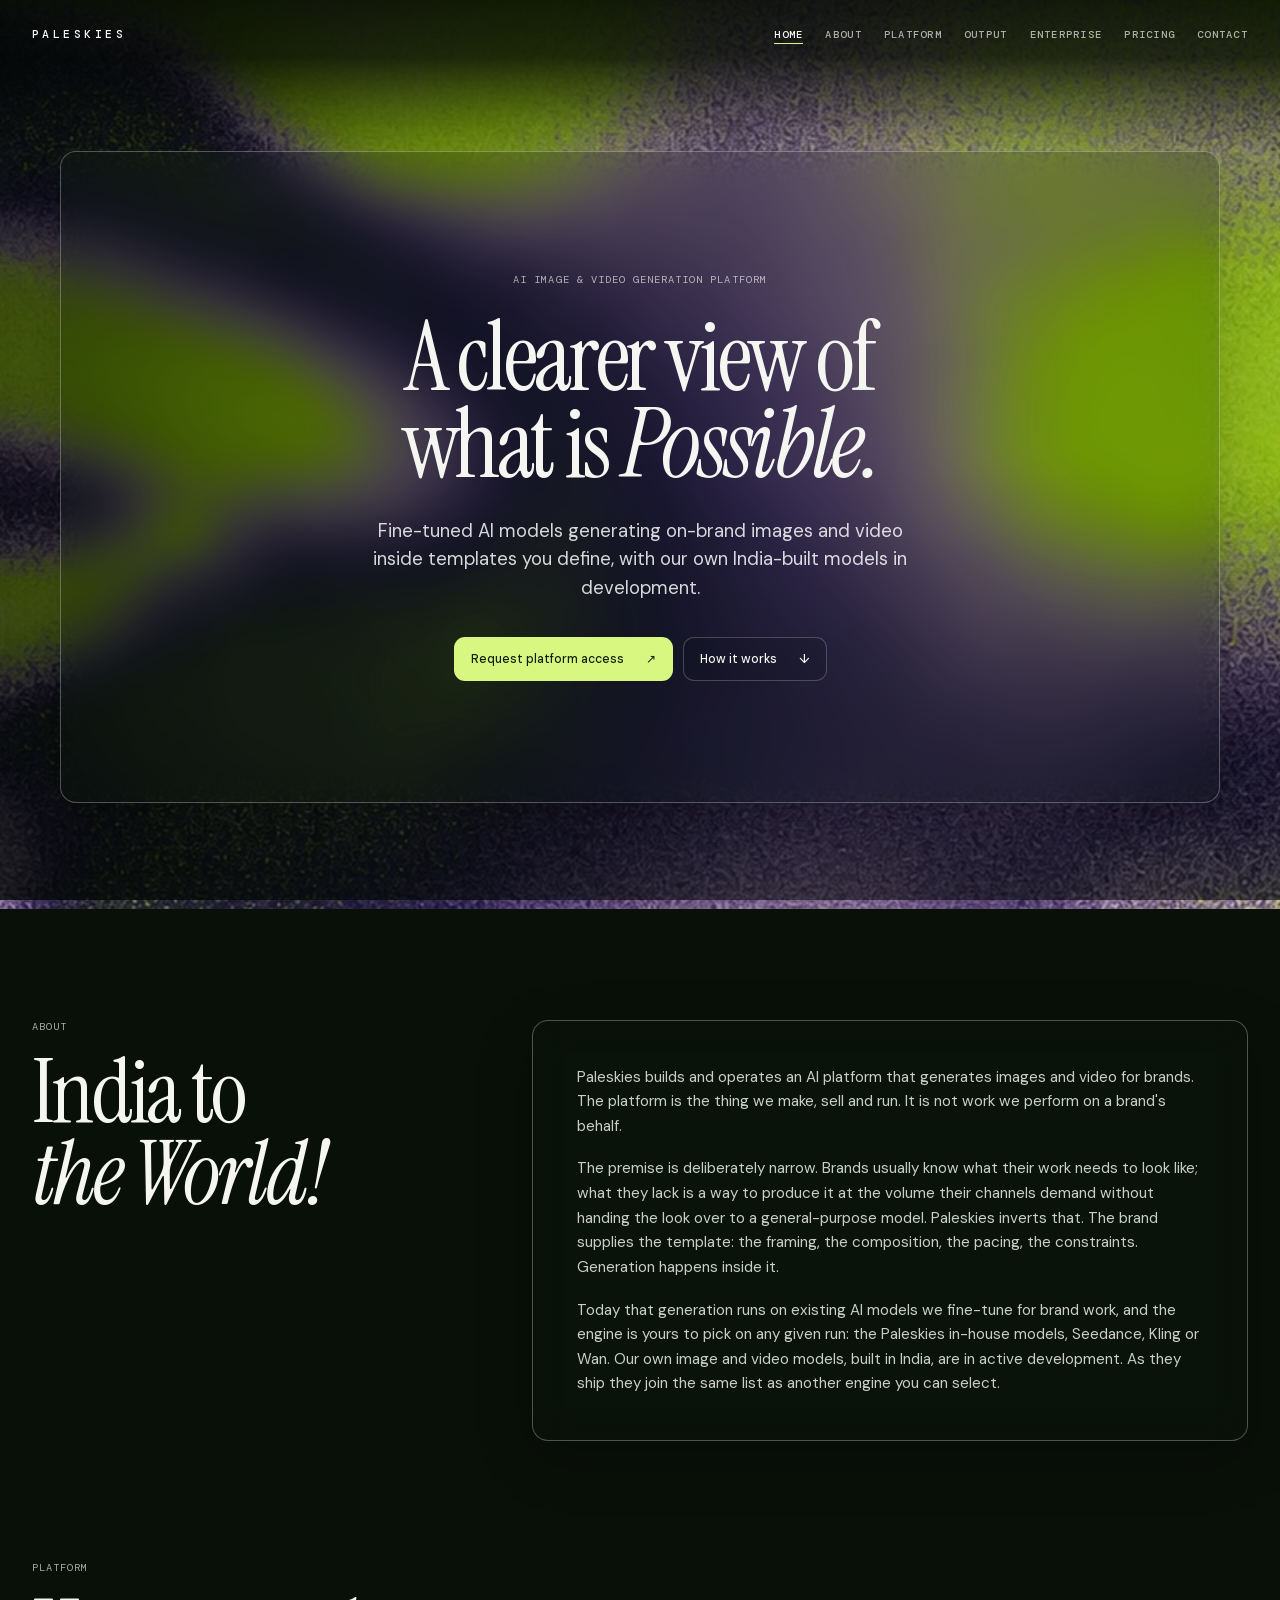
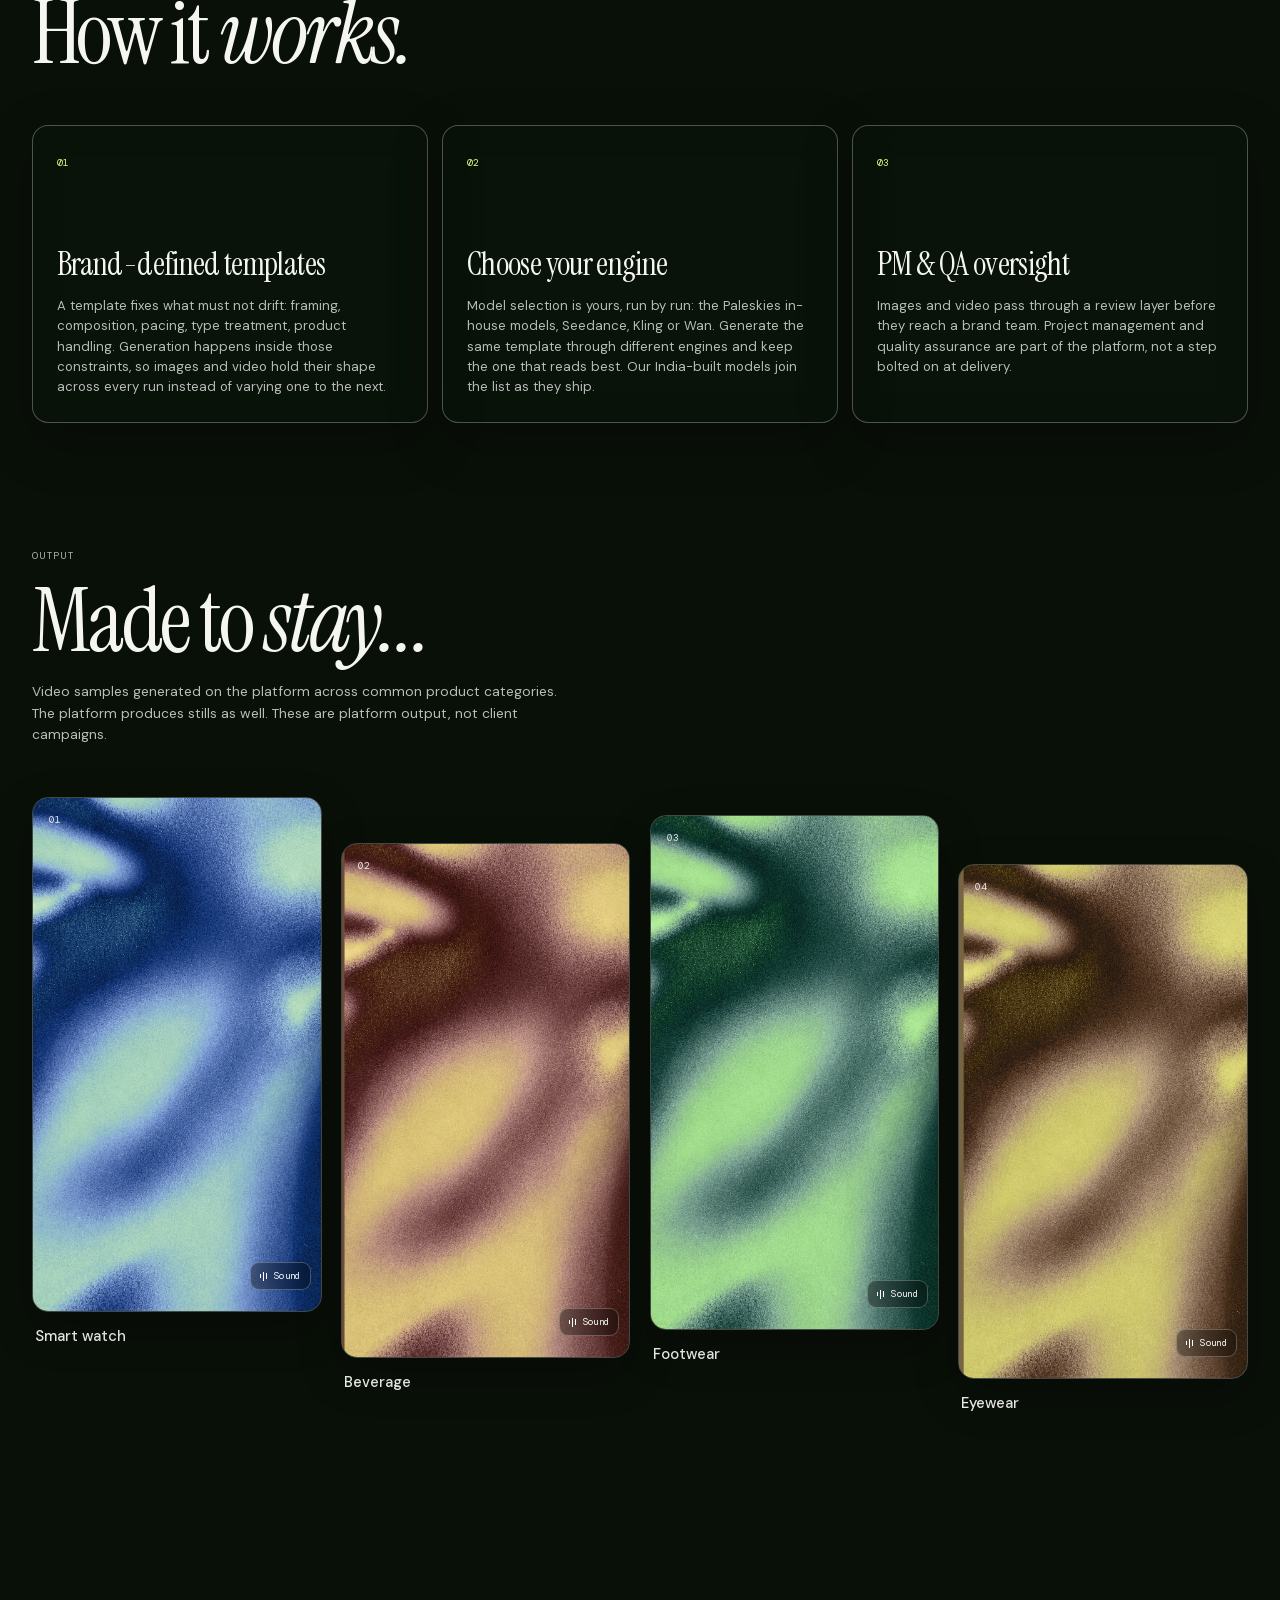
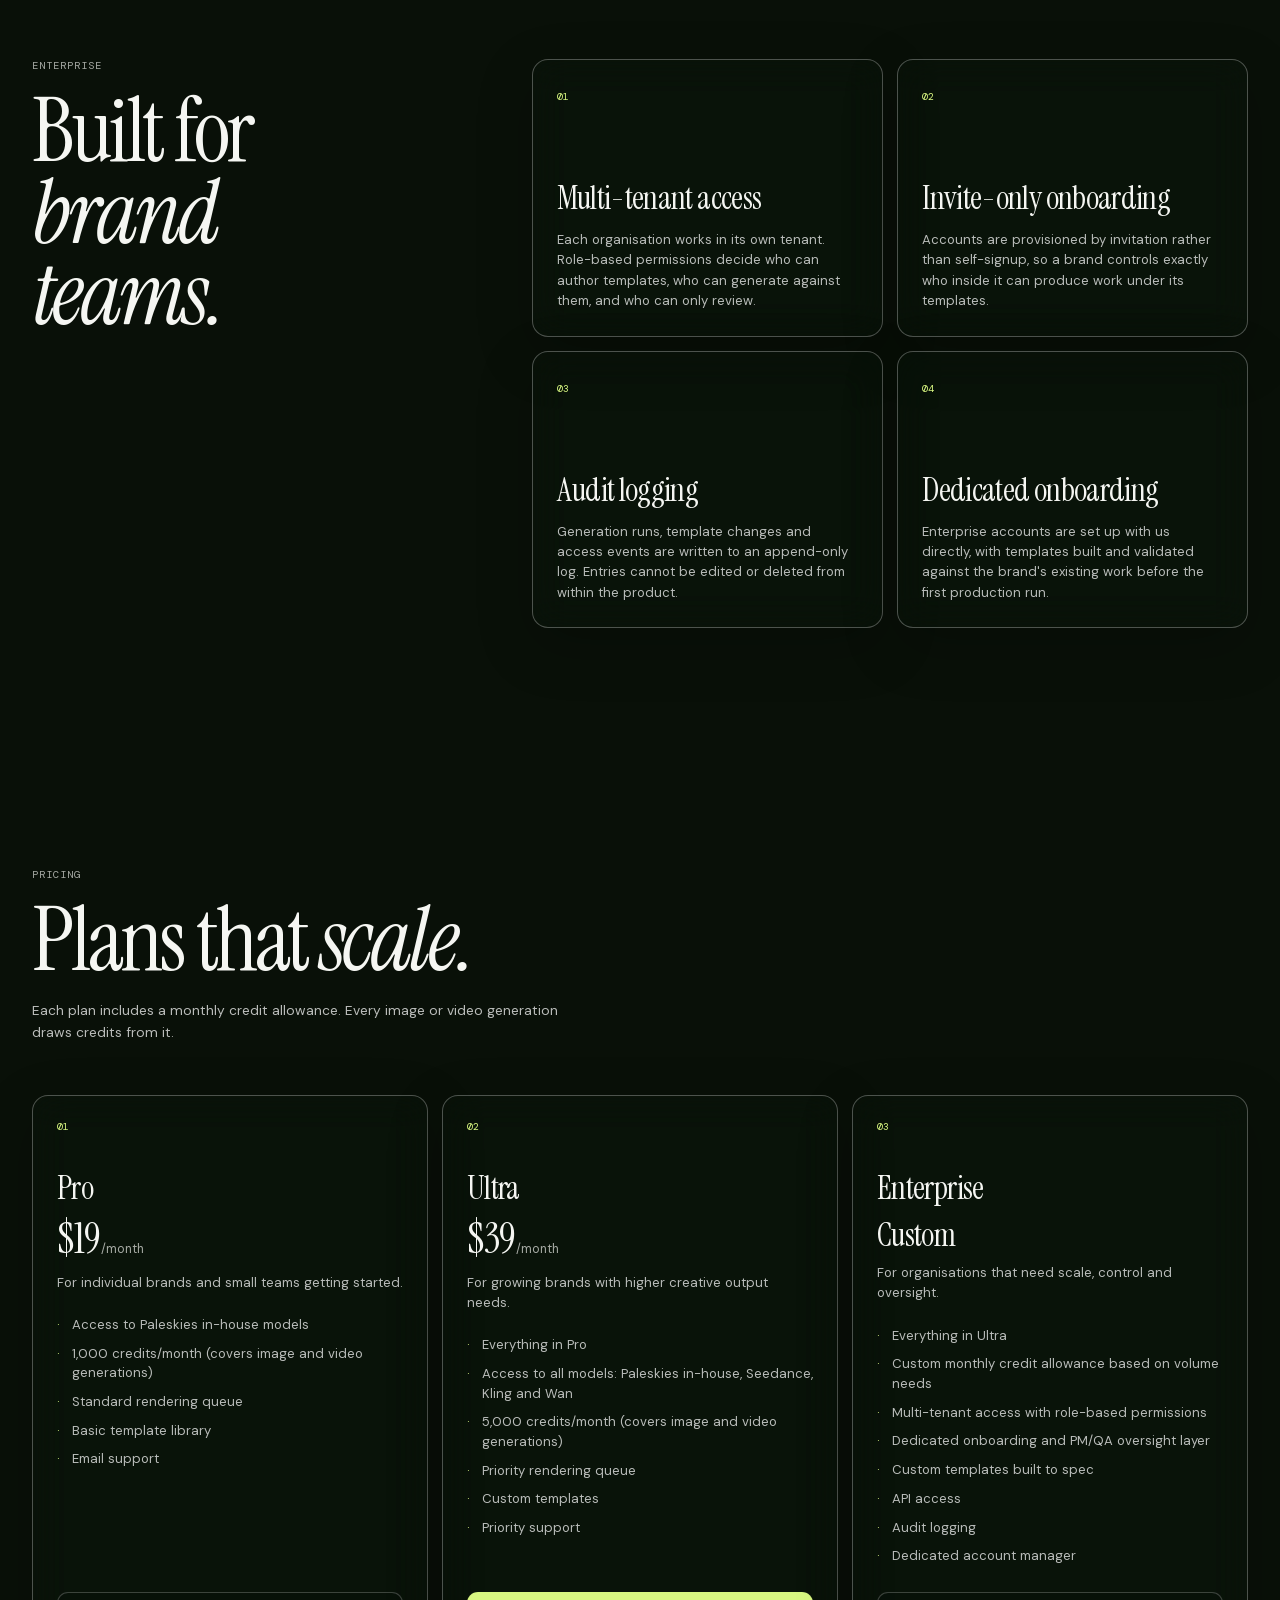
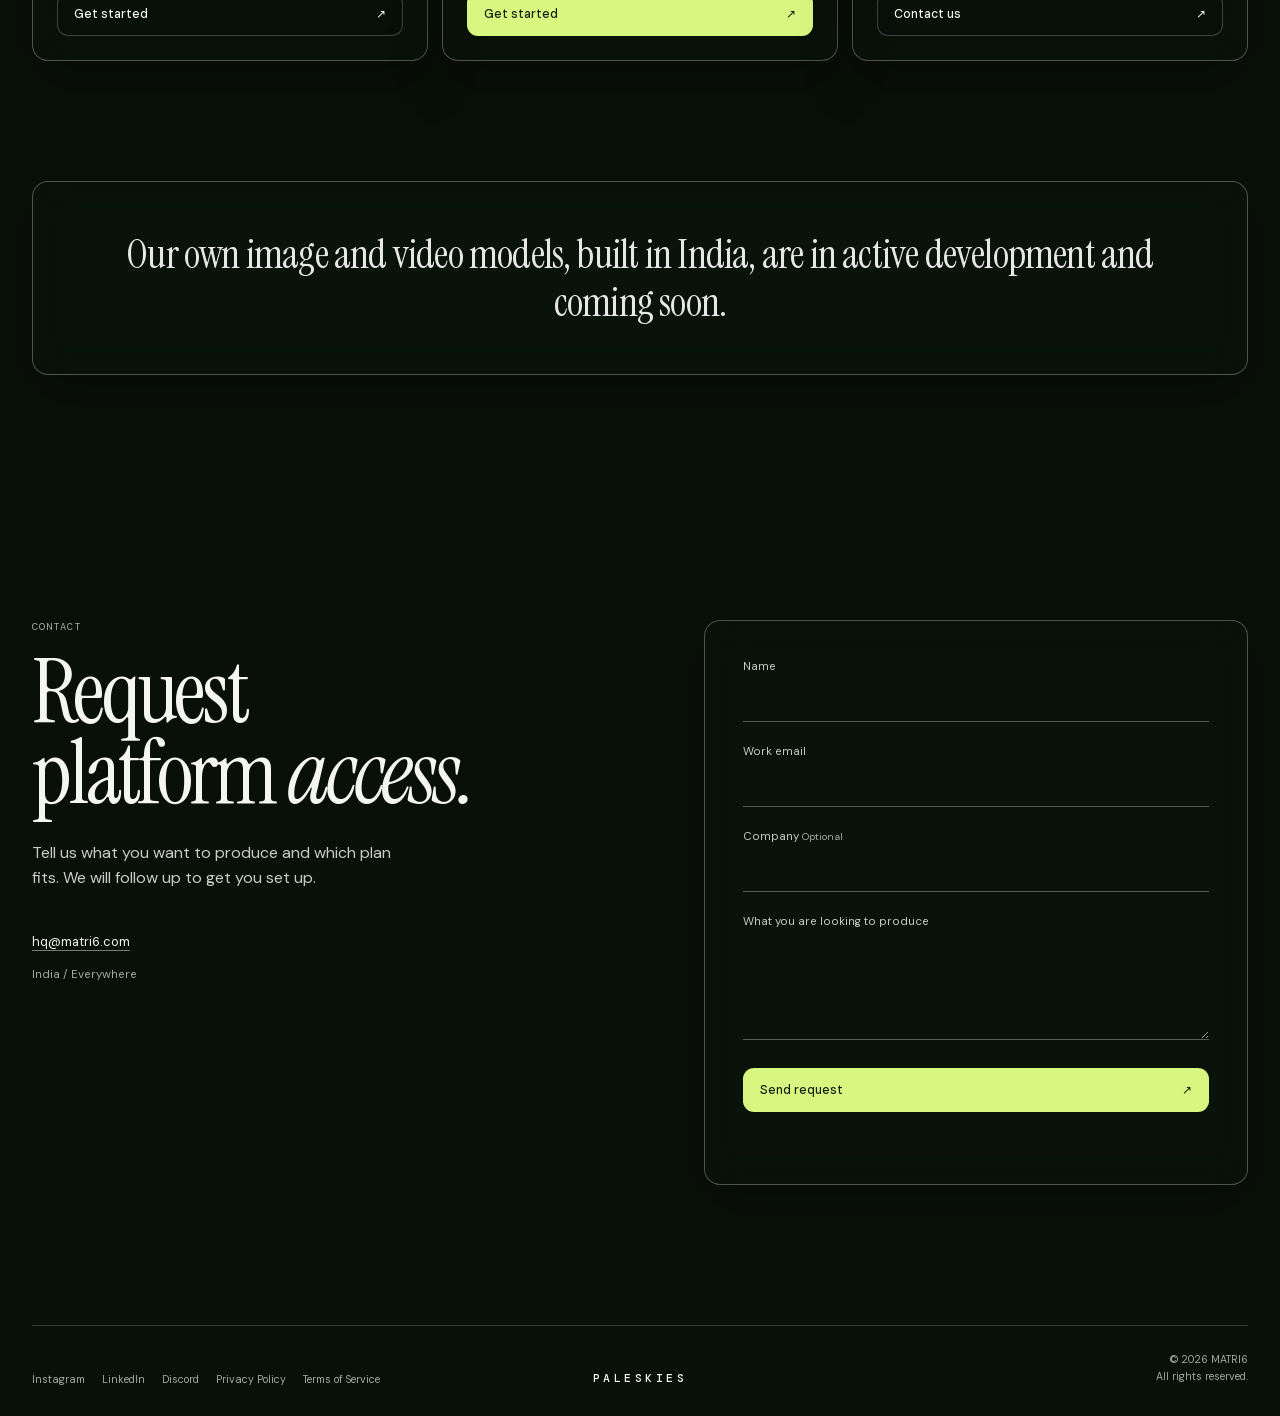
<file: index.html>
<!doctype html>
<html lang="en" class="no-js">

<head>
  <meta charset="UTF-8" />
  <meta name="viewport" content="width=device-width, initial-scale=1.0" />
  <title>Paleskies | AI Image &amp; Video Generation Platform for Brands</title>
  <meta name="description"
    content="Paleskies fine-tunes AI models to generate on-brand images and video inside templates you define. You pick the engine on every run." />
  <link rel="canonical" href="https://paleskies.matri6.com/" />
  <meta name="robots" content="index, follow, max-image-preview:large, max-snippet:-1, max-video-preview:-1" />
  <meta name="theme-color" content="#091008" />
  <meta name="color-scheme" content="dark" />

  <!-- Favicon -->
  <link rel="icon" href="favicon.ico?v=1" sizes="any" />
  <link rel="icon" type="image/png" sizes="32x32" href="favicon-32.png?v=1" />
  <link rel="icon" type="image/png" sizes="16x16" href="favicon-16.png?v=1" />
  <link rel="apple-touch-icon" sizes="180x180" href="apple-touch-icon.png?v=1" />

  <!-- Link preview (Open Graph / Twitter Card) -->
  <meta property="og:type" content="website" />
  <meta property="og:site_name" content="Paleskies" />
  <meta property="og:locale" content="en_US" />
  <meta property="og:url" content="https://paleskies.matri6.com/" />
  <meta property="og:title" content="Paleskies | AI Image &amp; Video Generation Platform for Brands" />
  <meta property="og:description"
    content="Fine-tuned AI models generating on-brand images and video inside your templates. Choose your engine: Paleskies in-house, Seedance, Kling or Wan." />
  <meta property="og:image" content="https://paleskies.matri6.com/og-image.jpg" />
  <meta property="og:image:type" content="image/jpeg" />
  <meta property="og:image:width" content="1200" />
  <meta property="og:image:height" content="630" />
  <meta property="og:image:alt"
    content="Paleskies: A clearer view of what is Possible. AI image and video generation." />
  <meta name="twitter:card" content="summary_large_image" />
  <meta name="twitter:title" content="Paleskies | AI Image &amp; Video Generation Platform for Brands" />
  <meta name="twitter:description"
    content="Fine-tuned AI models generating on-brand images and video inside your templates. Choose your engine: Paleskies in-house, Seedance, Kling or Wan." />
  <meta name="twitter:image" content="https://paleskies.matri6.com/og-image.jpg" />
  <meta name="twitter:image:alt"
    content="Paleskies: A clearer view of what is Possible. AI image and video generation." />

  <!-- Fonts are self-hosted (see fonts/): same faces as before, but no third-party
       stylesheet in the critical path and no request to a font CDN on page load. -->
  <link rel="preload" href="fonts/instrument-serif-400.woff2" as="font" type="font/woff2" crossorigin />
  <link rel="preload" href="fonts/dm-sans-var.woff2" as="font" type="font/woff2" crossorigin />
  <link rel="preload" href="fonts/dm-mono-500.woff2" as="font" type="font/woff2" crossorigin />
  <link rel="stylesheet" href="style.css" />
  <script>
    /* One backdrop per visit, chosen before .scene is parsed so only the picked image is ever fetched.
       Runs here rather than in script.js: by the end of <body> the default image is already downloading. */
    document.documentElement.classList.remove('no-js');
    // Every load starts at the top: drop any restored scroll offset, and strip a #hash before
    // the browser can jump to it. In-page anchor clicks still work, since they happen after load.
    if ('scrollRestoration' in history) history.scrollRestoration = 'manual';
    if (location.hash) history.replaceState(null, '', location.pathname + location.search);
    (() => {
      const TOTAL = 7; // how many images/N.webp exist. Bump this when you add or remove one
      const KEY = 'paleskies-backdrop';
      const apply = (src) => document.documentElement.style.setProperty('--background-image', `url("${src}")`);
      let last = 0;
      try { last = Number(localStorage.getItem(KEY)) || 0; } catch (error) { /* storage blocked */ }
      let pick;
      if (last >= 1 && last <= TOTAL) {
        pick = Math.floor(Math.random() * (TOTAL - 1)) + 1;
        if (pick >= last) pick += 1; // step over last visit's image so a reload always changes
      } else {
        pick = Math.floor(Math.random() * TOTAL) + 1;
      }
      apply(`images/${pick}.webp`);
      try { localStorage.setItem(KEY, pick); } catch (error) { /* storage blocked */ }
      // .scene does not exist until <body> is parsed, so the backdrop would otherwise
      // queue behind the fonts. Preloading here starts it as soon as it is chosen.
      const hint = document.createElement('link');
      hint.rel = 'preload';
      hint.as = 'image';
      hint.href = `images/${pick}.webp`;
      hint.fetchPriority = 'high';
      document.head.appendChild(hint);
      // Two fallbacks in one probe: a browser too old for WebP, and a TOTAL that has
      // drifted past the real file count. Either way we end up with a painted backdrop.
      const probe = new Image();
      probe.onerror = () => {
        const png = new Image();
        png.onerror = () => apply('images/1.png');
        png.onload = () => apply(`images/${pick}.png`);
        png.src = `images/${pick}.png`;
      };
      probe.src = `images/${pick}.webp`;
    })();
  </script>

  <script type="application/ld+json">
  {
    "@context": "https://schema.org",
    "@graph": [
      {
        "@type": "Organization",
        "@id": "https://paleskies.matri6.com/#organization",
        "name": "Paleskies",
        "url": "https://paleskies.matri6.com/",
        "description": "Paleskies builds and operates an AI platform that generates on-brand images and video for brands.",
        "logo": {
          "@type": "ImageObject",
          "url": "https://paleskies.matri6.com/Full_Logo.jpg",
          "width": 1365,
          "height": 768
        },
        "email": "hq@matri6.com",
        "parentOrganization": { "@type": "Organization", "name": "MATRI6", "url": "https://matri6.com" },
        "sameAs": [
          "https://instagram.com/matri6.hq",
          "https://linkedin.com/company/matri6",
          "https://discord.gg/sTztxzJSG9"
        ]
      },
      {
        "@type": "WebSite",
        "@id": "https://paleskies.matri6.com/#website",
        "url": "https://paleskies.matri6.com/",
        "name": "Paleskies",
        "inLanguage": "en",
        "publisher": { "@id": "https://paleskies.matri6.com/#organization" }
      },
      {
        "@type": "WebPage",
        "@id": "https://paleskies.matri6.com/#webpage",
        "url": "https://paleskies.matri6.com/",
        "name": "Paleskies | AI Image & Video Generation Platform for Brands",
        "description": "Paleskies fine-tunes AI models to generate on-brand images and video inside templates brands define, with a user-selectable generation engine and PM/QA oversight.",
        "inLanguage": "en",
        "isPartOf": { "@id": "https://paleskies.matri6.com/#website" },
        "about": { "@id": "https://paleskies.matri6.com/#platform" },
        "primaryImageOfPage": { "@type": "ImageObject", "url": "https://paleskies.matri6.com/og-image.jpg" }
      },
      {
        "@type": "SoftwareApplication",
        "@id": "https://paleskies.matri6.com/#platform",
        "name": "Paleskies",
        "url": "https://paleskies.matri6.com/",
        "applicationCategory": "MultimediaApplication",
        "applicationSubCategory": "AI image and video generation",
        "operatingSystem": "Web",
        "description": "An AI image and video generation platform. Brands define templates that fix framing, composition, pacing and product handling; fine-tuned models generate inside those constraints, with the generation engine selectable per run and PM/QA review. In-house models built in India are in development.",
        "featureList": [
          "Image and video generation",
          "Brand-defined generation templates",
          "User-selectable generation engine: Paleskies in-house, Seedance, Kling, Wan",
          "PM and QA review layer",
          "Multi-tenant access with role-based permissions",
          "Append-only audit logging",
          "API access on the Enterprise plan"
        ],
        "offers": [
          {
            "@type": "Offer",
            "name": "Pro",
            "price": "19",
            "priceCurrency": "USD",
            "description": "For individual brands and small teams getting started.",
            "priceSpecification": {
              "@type": "UnitPriceSpecification",
              "price": "19",
              "priceCurrency": "USD",
              "referenceQuantity": { "@type": "QuantitativeValue", "value": 1, "unitCode": "MON" }
            }
          },
          {
            "@type": "Offer",
            "name": "Ultra",
            "price": "39",
            "priceCurrency": "USD",
            "description": "For growing brands with higher creative output needs.",
            "priceSpecification": {
              "@type": "UnitPriceSpecification",
              "price": "39",
              "priceCurrency": "USD",
              "referenceQuantity": { "@type": "QuantitativeValue", "value": 1, "unitCode": "MON" }
            }
          }
        ],
        "publisher": { "@id": "https://paleskies.matri6.com/#organization" }
      }
    ]
  }
  </script>
</head>

<body>
  <div class="scene" aria-hidden="true"></div>
  <div class="veil" aria-hidden="true"></div>
  <div class="cursor" aria-hidden="true"></div>

  <!-- Decorative: the page content behind it is already in the accessibility tree. -->
  <div class="loader" id="loader" aria-hidden="true">
    <span class="loader-word">PALESKIES</span>
  </div>

  <a class="skip-link" href="#main">Skip to main content</a>

  <header class="site-header">
    <a class="wordmark" href="#top" aria-label="Paleskies home">PALESKIES</a>
    <nav class="site-nav" id="site-nav" aria-label="Sections">
      <ul>
        <li><a href="#top">Home</a></li>
        <li><a href="#about">About</a></li>
        <li><a href="#platform">Platform</a></li>
        <li><a href="#output">Output</a></li>
        <li><a href="#enterprise">Enterprise</a></li>
        <li><a href="#pricing">Pricing</a></li>
        <li><a href="#contact">Contact</a></li>
      </ul>
    </nav>
  </header>

  <main id="main" tabindex="-1">
    <section class="hero section" id="top" aria-labelledby="hero-title">
      <div class="hero-panel glass reveal">
        <div class="hero-copy-block">
          <p class="eyebrow">AI image &amp; video generation platform</p>
          <h1 id="hero-title">A clearer view of<br />what is <em>Possible.</em></h1>
          <p class="hero-copy">Fine-tuned AI models generating on-brand images and video inside templates
            you define, with our own India-built models in development.</p>
          <div class="button-row">
            <a class="button button-solid" href="#contact">Request platform access <span aria-hidden="true">↗</span></a>
            <a class="button button-quiet" href="#platform">How it works <span aria-hidden="true">↓</span></a>
          </div>
        </div>
      </div>
    </section>

    <section class="about section" id="about" aria-labelledby="about-title">
      <div class="section-heading reveal">
        <p class="eyebrow">About</p>
        <h2 id="about-title">India to<br /><em>the World!</em></h2>
      </div>
      <div class="about-copy glass reveal">
        <p>Paleskies builds and operates an AI platform that generates images and video for brands. The
          platform is the thing we make, sell and run. It is not work we perform on a brand's behalf.</p>
        <p>The premise is deliberately narrow. Brands usually know what their work needs to look like;
          what they lack is a way to produce it at the volume their channels demand without handing the
          look over to a general-purpose model. Paleskies inverts that. The brand supplies the
          template: the framing, the composition, the pacing, the constraints. Generation happens
          inside it.</p>
        <p>Today that generation runs on existing AI models we fine-tune for brand work, and the engine
          is yours to pick on any given run: the Paleskies in-house models, Seedance, Kling or Wan. Our
          own image and video models, built in India, are in active development. As they ship they join
          the same list as another engine you can select.</p>
      </div>
    </section>

    <section class="platform section" id="platform" aria-labelledby="platform-title">
      <div class="section-heading reveal">
        <p class="eyebrow">Platform</p>
        <h2 id="platform-title">How it <em>works.</em></h2>
      </div>
      <div class="platform-grid">
        <article class="capability glass reveal"><span>01</span>
          <h3>Brand-defined templates</h3>
          <p>A template fixes what must not drift: framing, composition, pacing, type treatment, product
            handling. Generation happens inside those constraints, so images and video hold their shape
            across every run instead of varying one to the next.</p>
        </article>
        <article class="capability glass reveal"><span>02</span>
          <h3>Choose your engine</h3>
          <p>Model selection is yours, run by run: the Paleskies in-house models, Seedance, Kling or Wan.
            Generate the same template through different engines and keep the one that reads best. Our
            India-built models join the list as they ship.</p>
        </article>
        <article class="capability glass reveal"><span>03</span>
          <h3>PM &amp; QA oversight</h3>
          <p>Images and video pass through a review layer before they reach a brand team. Project
            management and quality assurance are part of the platform, not a step bolted on at delivery.</p>
        </article>
      </div>
    </section>

    <section class="work section" id="output" aria-labelledby="output-title">
      <div class="section-heading reveal">
        <p class="eyebrow">Output</p>
        <h2 id="output-title">Made to <em>stay...</em></h2>
        <p class="section-intro">Video samples generated on the platform across common product
          categories. The platform produces stills as well. These are platform output, not client
          campaigns.</p>
      </div>
      <div class="reel-grid">
        <article class="reel-card reel-one reveal">
          <div class="reel-visual">
            <!-- SAMPLE 01 · Smart watch -->
            <video class="reel-video" data-src="videos/watch.mp4" data-poster=""
              aria-label="Generated sample: a smart watch turning above a lunar surface" muted loop playsinline
              preload="none"></video>
            <span class="reel-mark">01</span>
          </div>
          <div class="reel-meta">
            <h3>Smart watch</h3>
          </div>
          <button class="sound-toggle" type="button" aria-label="Enable sound for the smart watch sample"
            aria-pressed="false"><span class="sound-bars" aria-hidden="true"><i></i><i></i><i></i></span><span
              class="sound-label">Sound</span></button>
        </article>
        <article class="reel-card reel-two reveal">
          <div class="reel-visual">
            <!-- SAMPLE 02 · Beverage -->
            <video class="reel-video" data-src="videos/bottle.mp4" data-poster=""
              aria-label="Generated sample: a lemon water bottle suspended against blue" muted loop playsinline
              preload="none"></video>
            <span class="reel-mark">02</span>
          </div>
          <div class="reel-meta">
            <h3>Beverage</h3>
          </div>
          <button class="sound-toggle" type="button" aria-label="Enable sound for the beverage sample"
            aria-pressed="false"><span class="sound-bars" aria-hidden="true"><i></i><i></i><i></i></span><span
              class="sound-label">Sound</span></button>
        </article>
        <article class="reel-card reel-three reveal">
          <div class="reel-visual">
            <!-- SAMPLE 03 · Footwear -->
            <video class="reel-video" data-src="videos/shoes.mp4" data-poster=""
              aria-label="Generated sample: a sneaker turning against a slate backdrop" muted loop playsinline
              preload="none"></video>
            <span class="reel-mark">03</span>
          </div>
          <div class="reel-meta">
            <h3>Footwear</h3>
          </div>
          <button class="sound-toggle" type="button" aria-label="Enable sound for the footwear sample"
            aria-pressed="false"><span class="sound-bars" aria-hidden="true"><i></i><i></i><i></i></span><span
              class="sound-label">Sound</span></button>
        </article>
        <article class="reel-card reel-four reveal">
          <div class="reel-visual">
            <!-- SAMPLE 04 · Eyewear -->
            <video class="reel-video" data-src="videos/sunglasses.mp4" data-poster=""
              aria-label="Generated sample: round sunglasses lit in warm shadow" muted loop playsinline
              preload="none"></video>
            <span class="reel-mark">04</span>
          </div>
          <div class="reel-meta">
            <h3>Eyewear</h3>
          </div>
          <button class="sound-toggle" type="button" aria-label="Enable sound for the eyewear sample"
            aria-pressed="false"><span class="sound-bars" aria-hidden="true"><i></i><i></i><i></i></span><span
              class="sound-label">Sound</span></button>
        </article>
      </div>
      <!-- PLACEHOLDER · Case studies. Nothing goes here until a customer has cleared being named.
           Do not populate with example brands: everything above is platform output, not client work. -->
    </section>

    <section class="principles section" id="enterprise" aria-labelledby="enterprise-title">
      <div class="section-heading reveal">
        <p class="eyebrow">Enterprise</p>
        <h2 id="enterprise-title">Built for<br /><em>brand teams.</em></h2>
      </div>
      <div class="principle-grid">
        <article class="principle glass reveal"><span>01</span>
          <h3>Multi-tenant access</h3>
          <p>Each organisation works in its own tenant. Role-based permissions decide who can author
            templates, who can generate against them, and who can only review.</p>
        </article>
        <article class="principle glass reveal"><span>02</span>
          <h3>Invite-only onboarding</h3>
          <p>Accounts are provisioned by invitation rather than self-signup, so a brand controls exactly
            who inside it can produce work under its templates.</p>
        </article>
        <article class="principle glass reveal"><span>03</span>
          <h3>Audit logging</h3>
          <p>Generation runs, template changes and access events are written to an append-only log.
            Entries cannot be edited or deleted from within the product.</p>
        </article>
        <article class="principle glass reveal"><span>04</span>
          <h3>Dedicated onboarding</h3>
          <p>Enterprise accounts are set up with us directly, with templates built and validated against
            the brand's existing work before the first production run.</p>
        </article>
      </div>
    </section>

    <section class="pricing section" id="pricing" aria-labelledby="pricing-title">
      <div class="section-heading reveal">
        <p class="eyebrow">Pricing</p>
        <h2 id="pricing-title">Plans that <em>scale.</em></h2>
        <p class="section-intro">Each plan includes a monthly credit allowance. Every image or video
          generation draws credits from it.</p>
      </div>
      <div class="pricing-grid">
        <article class="tier glass reveal"><span>01</span>
          <h3>Pro</h3>
          <p class="tier-price">$19<span>/month</span></p>
          <p class="tier-for">For individual brands and small teams getting started.</p>
          <ul class="tier-features">
            <li>Access to Paleskies in-house models</li>
            <li>1,000 credits/month (covers image and video generations)</li>
            <li>Standard rendering queue</li>
            <li>Basic template library</li>
            <li>Email support</li>
          </ul>
          <a class="button button-quiet" href="#contact">Get started <span aria-hidden="true">↗</span></a>
        </article>
        <article class="tier glass reveal"><span>02</span>
          <h3>Ultra</h3>
          <p class="tier-price">$39<span>/month</span></p>
          <p class="tier-for">For growing brands with higher creative output needs.</p>
          <ul class="tier-features">
            <li>Everything in Pro</li>
            <li>Access to all models: Paleskies in-house, Seedance, Kling and Wan</li>
            <li>5,000 credits/month (covers image and video generations)</li>
            <li>Priority rendering queue</li>
            <li>Custom templates</li>
            <li>Priority support</li>
          </ul>
          <a class="button button-solid" href="#contact">Get started <span aria-hidden="true">↗</span></a>
        </article>
        <article class="tier glass reveal"><span>03</span>
          <h3>Enterprise</h3>
          <p class="tier-price is-word">Custom</p>
          <p class="tier-for">For organisations that need scale, control and oversight.</p>
          <ul class="tier-features">
            <li>Everything in Ultra</li>
            <li>Custom monthly credit allowance based on volume needs</li>
            <li>Multi-tenant access with role-based permissions</li>
            <li>Dedicated onboarding and PM/QA oversight layer</li>
            <li>Custom templates built to spec</li>
            <li>API access</li>
            <li>Audit logging</li>
            <li>Dedicated account manager</li>
          </ul>
          <a class="button button-quiet" href="#contact">Contact us <span aria-hidden="true">↗</span></a>
        </article>
      </div>
    </section>

    <section class="announcement section">
      <div class="announcement-box glass reveal">
        <p>Our own image and video models, built in India, are in active development and coming soon.</p>
      </div>
    </section>

    <!-- PLACEHOLDER · Customer quotes. Styles for this block live under "Testimonials" in style.css.
         Leave empty until a named customer has approved their quote and attribution in writing. -->

    <section class="contact section" id="contact" aria-labelledby="contact-title">
      <div class="contact-info reveal">
        <p class="eyebrow">Contact</p>
        <h2 id="contact-title">Request<br />platform <em>access.</em></h2>
        <p>Tell us what you want to produce and which plan fits. We will follow up to get you set
          up.</p>
        <div class="contact-links"><a href="mailto:hq@matri6.com">hq@matri6.com</a><span>India / Everywhere</span></div>
      </div>
      <!-- Formspree endpoint. method/action are set here so the form still submits if JavaScript never runs. -->
      <form class="contact-form glass reveal" id="contact-form" action="https://formspree.io/f/xdaqbknq" method="POST">
        <div class="field"><label for="name">Name</label><input id="name" name="name" autocomplete="name" required />
        </div>
        <div class="field"><label for="email">Work email</label><input id="email" name="email" type="email"
            autocomplete="email" required /></div>
        <div class="field"><label for="company">Company <span>Optional</span></label><input id="company" name="company"
            autocomplete="organization" /></div>
        <div class="field"><label for="message">What you are looking to produce</label><textarea id="message"
            name="message" rows="4" required></textarea></div>
        <input type="hidden" name="_subject" value="New platform access request from the Paleskies site" />
        <input class="honeypot" type="text" name="_gotcha" tabindex="-1" autocomplete="off" aria-hidden="true" />
        <button class="button button-solid submit" type="submit">Send request <span
            aria-hidden="true">↗</span></button>
        <p class="form-status" id="form-status" role="status"></p>
      </form>
    </section>
  </main>

  <footer class="site-footer">
    <div class="footer-social"><a href="https://instagram.com/matri6.hq" target="_blank" rel="noopener">Instagram</a>
      <a href="https://linkedin.com/company/matri6" target="_blank" rel="noopener">LinkedIn</a>
      <a href="https://discord.gg/sTztxzJSG9" target="_blank" rel="noopener">Discord</a>
      <a href="privacy.html">Privacy Policy</a>
      <a href="terms.html">Terms of Service</a>
    </div>
    <a class="footer-mark" href="#top">PALESKIES</a>
    <p>© <span id="year"></span> <a href="https://matri6.com" target="_blank" rel="noopener">MATRI6</a><br />All rights
      reserved.</p>
  </footer>
  <script src="script.js" defer></script>
</body>

</html>
</file>
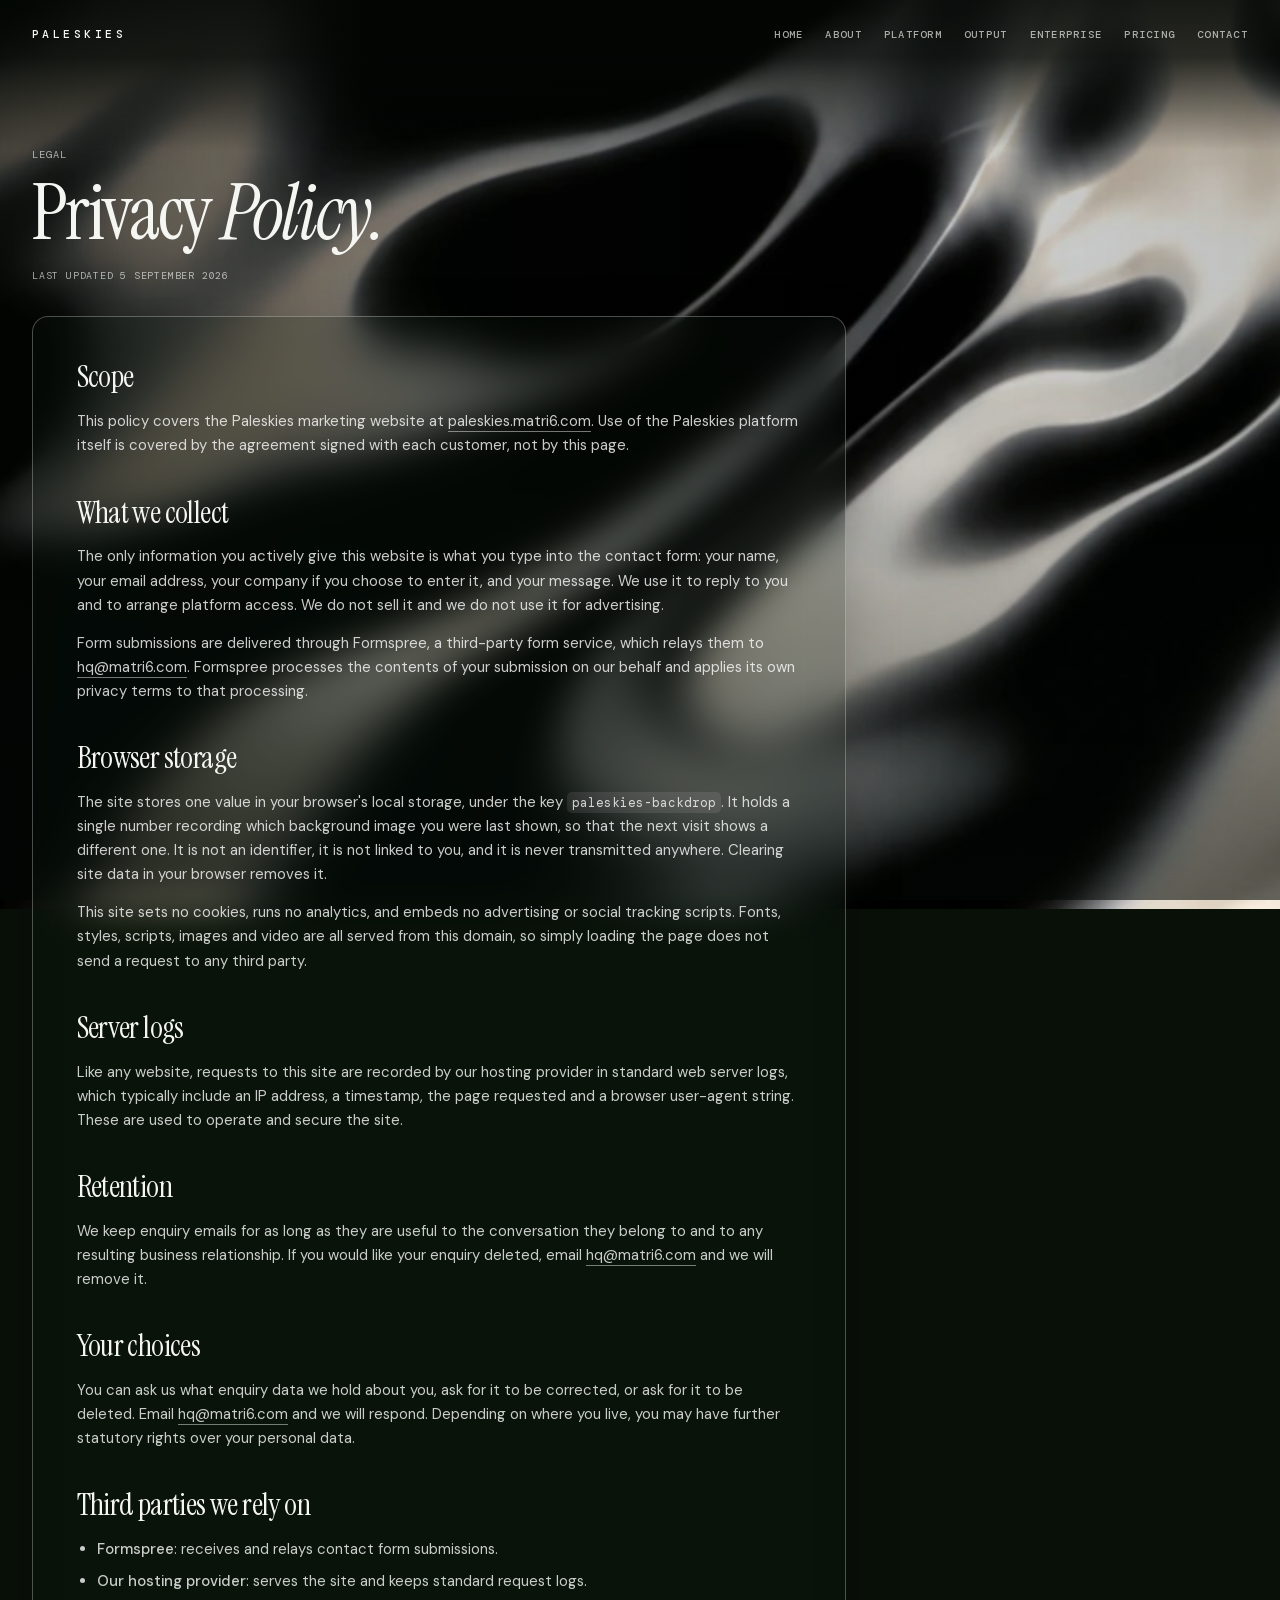
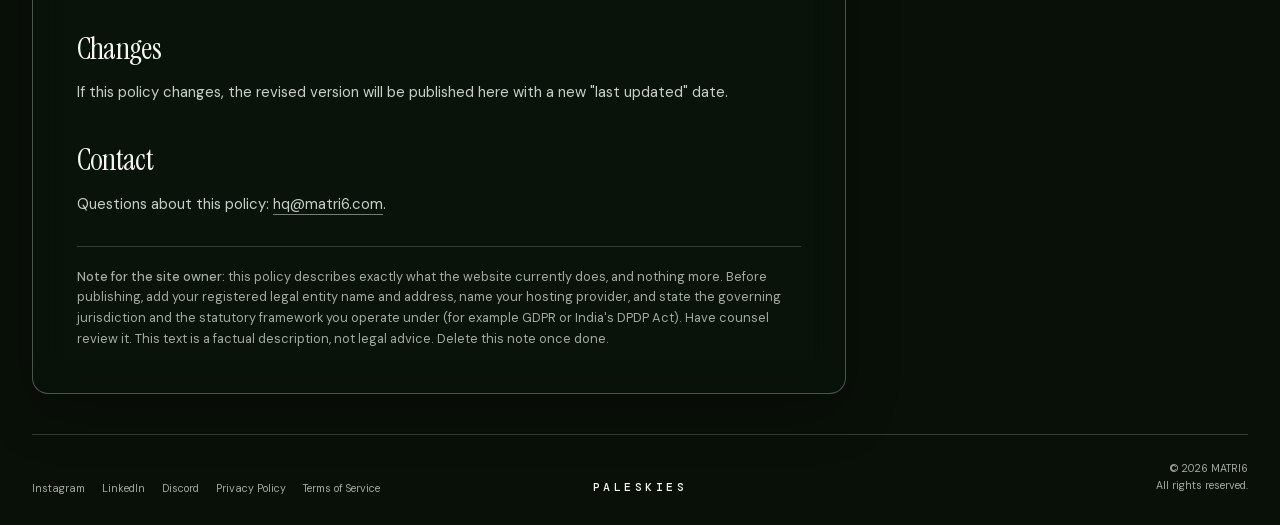
<file: privacy.html>
<!doctype html>
<html lang="en" class="no-js">

<head>
  <meta charset="UTF-8" />
  <meta name="viewport" content="width=device-width, initial-scale=1.0" />
  <title>Privacy Policy | Paleskies</title>
  <meta name="description"
    content="What paleskies.matri6.com collects, why, and who processes it: contact form submissions, browser storage and server logs. No analytics and no advertising trackers." />
  <link rel="canonical" href="https://paleskies.matri6.com/privacy.html" />
  <meta name="robots" content="index, follow" />
  <meta name="theme-color" content="#091008" />
  <meta name="color-scheme" content="dark" />

  <link rel="icon" href="favicon.ico?v=1" sizes="any" />
  <link rel="icon" type="image/png" sizes="32x32" href="favicon-32.png?v=1" />
  <link rel="icon" type="image/png" sizes="16x16" href="favicon-16.png?v=1" />
  <link rel="apple-touch-icon" sizes="180x180" href="apple-touch-icon.png?v=1" />

  <meta property="og:type" content="article" />
  <meta property="og:site_name" content="Paleskies" />
  <meta property="og:locale" content="en_US" />
  <meta property="og:url" content="https://paleskies.matri6.com/privacy.html" />
  <meta property="og:title" content="Privacy Policy | Paleskies" />
  <meta property="og:description"
    content="What paleskies.matri6.com collects, why, and who processes it. No analytics and no advertising trackers." />
  <meta property="og:image" content="https://paleskies.matri6.com/og-image.jpg" />
  <meta name="twitter:card" content="summary_large_image" />
  <meta name="twitter:title" content="Privacy Policy | Paleskies" />
  <meta name="twitter:description"
    content="What paleskies.matri6.com collects, why, and who processes it. No analytics and no advertising trackers." />
  <meta name="twitter:image" content="https://paleskies.matri6.com/og-image.jpg" />

  <link rel="preload" href="fonts/instrument-serif-400.woff2" as="font" type="font/woff2" crossorigin />
  <link rel="preload" href="fonts/dm-sans-var.woff2" as="font" type="font/woff2" crossorigin />
  <link rel="stylesheet" href="style.css" />
  <script>
    document.documentElement.classList.remove('no-js');
    (() => {
      const apply = (src) => document.documentElement.style.setProperty('--background-image', `url("${src}")`);
      const probe = new Image();
      probe.onerror = () => apply('images/1.png'); // browser without WebP
      probe.src = 'images/1.webp';
      apply('images/1.webp');
    })();
  </script>

  <script type="application/ld+json">
  {
    "@context": "https://schema.org",
    "@type": "BreadcrumbList",
    "itemListElement": [
      { "@type": "ListItem", "position": 1, "name": "Home", "item": "https://paleskies.matri6.com/" },
      { "@type": "ListItem", "position": 2, "name": "Privacy Policy", "item": "https://paleskies.matri6.com/privacy.html" }
    ]
  }
  </script>
</head>

<body>
  <div class="scene" aria-hidden="true"></div>
  <div class="veil" aria-hidden="true"></div>
  <div class="cursor" aria-hidden="true"></div>

  <a class="skip-link" href="#main">Skip to main content</a>

  <header class="site-header">
    <a class="wordmark" href="index.html" aria-label="Paleskies home">PALESKIES</a>
    <nav class="site-nav" aria-label="Sections">
      <ul>
        <li><a href="index.html">Home</a></li>
        <li><a href="index.html#about">About</a></li>
        <li><a href="index.html#platform">Platform</a></li>
        <li><a href="index.html#output">Output</a></li>
        <li><a href="index.html#enterprise">Enterprise</a></li>
        <li><a href="index.html#pricing">Pricing</a></li>
        <li><a href="index.html#contact">Contact</a></li>
      </ul>
    </nav>
  </header>

  <main id="main" tabindex="-1">
    <section class="page section" aria-labelledby="privacy-title">
      <div class="page-heading reveal">
        <p class="eyebrow">Legal</p>
        <h1 id="privacy-title">Privacy <em>Policy.</em></h1>
        <p class="updated">Last updated 5 September 2026</p>
      </div>

      <div class="legal glass reveal">
        <h2>Scope</h2>
        <p>This policy covers the Paleskies marketing website at
          <a href="https://paleskies.matri6.com/">paleskies.matri6.com</a>. Use of the Paleskies platform
          itself is covered by the agreement signed with each customer, not by this page.</p>

        <h2>What we collect</h2>
        <p>The only information you actively give this website is what you type into the contact form:
          your name, your email address, your company if you choose to enter it, and your message. We use
          it to reply to you and to arrange platform access. We do not sell it and we do not use it for
          advertising.</p>
        <p>Form submissions are delivered through Formspree, a third-party form service, which relays
          them to <a href="mailto:hq@matri6.com">hq@matri6.com</a>. Formspree processes the contents of
          your submission on our behalf and applies its own privacy terms to that processing.</p>

        <h2>Browser storage</h2>
        <p>The site stores one value in your browser's local storage, under the key
          <code>paleskies-backdrop</code>. It holds a single number recording which background image you
          were last shown, so that the next visit shows a different one. It is not an identifier, it is
          not linked to you, and it is never transmitted anywhere. Clearing site data in your browser
          removes it.</p>
        <p>This site sets no cookies, runs no analytics, and embeds no advertising or social tracking
          scripts. Fonts, styles, scripts, images and video are all served from this domain, so simply
          loading the page does not send a request to any third party.</p>

        <h2>Server logs</h2>
        <p>Like any website, requests to this site are recorded by our hosting provider in standard web
          server logs, which typically include an IP address, a timestamp, the page requested and a
          browser user-agent string. These are used to operate and secure the site.</p>

        <h2>Retention</h2>
        <p>We keep enquiry emails for as long as they are useful to the conversation they belong to and
          to any resulting business relationship. If you would like your enquiry deleted, email
          <a href="mailto:hq@matri6.com">hq@matri6.com</a> and we will remove it.</p>

        <h2>Your choices</h2>
        <p>You can ask us what enquiry data we hold about you, ask for it to be corrected, or ask for it
          to be deleted. Email <a href="mailto:hq@matri6.com">hq@matri6.com</a> and we will respond.
          Depending on where you live, you may have further statutory rights over your personal data.</p>

        <h2>Third parties we rely on</h2>
        <ul>
          <li><strong>Formspree</strong>: receives and relays contact form submissions.</li>
          <li><strong>Our hosting provider</strong>: serves the site and keeps standard request logs.</li>
        </ul>

        <h2>Changes</h2>
        <p>If this policy changes, the revised version will be published here with a new "last updated"
          date.</p>

        <h2>Contact</h2>
        <p>Questions about this policy: <a href="mailto:hq@matri6.com">hq@matri6.com</a>.</p>

        <p class="note"><strong>Note for the site owner:</strong> this policy describes exactly what the
          website currently does, and nothing more. Before publishing, add your registered legal entity
          name and address, name your hosting provider, and state the governing jurisdiction and the
          statutory framework you operate under (for example GDPR or India's DPDP Act). Have counsel
          review it. This text is a factual description, not legal advice. Delete this note once done.</p>
      </div>
    </section>
  </main>

  <footer class="site-footer">
    <div class="footer-social"><a href="https://instagram.com/matri6.hq" target="_blank" rel="noopener">Instagram</a>
      <a href="https://linkedin.com/company/matri6" target="_blank" rel="noopener">LinkedIn</a>
      <a href="https://discord.gg/sTztxzJSG9" target="_blank" rel="noopener">Discord</a>
      <a href="privacy.html">Privacy Policy</a>
      <a href="terms.html">Terms of Service</a>
    </div>
    <a class="footer-mark" href="index.html">PALESKIES</a>
    <p>© <span id="year"></span> <a href="https://matri6.com" target="_blank" rel="noopener">MATRI6</a><br />All rights
      reserved.</p>
  </footer>
  <script src="script.js" defer></script>
</body>

</html>
</file>
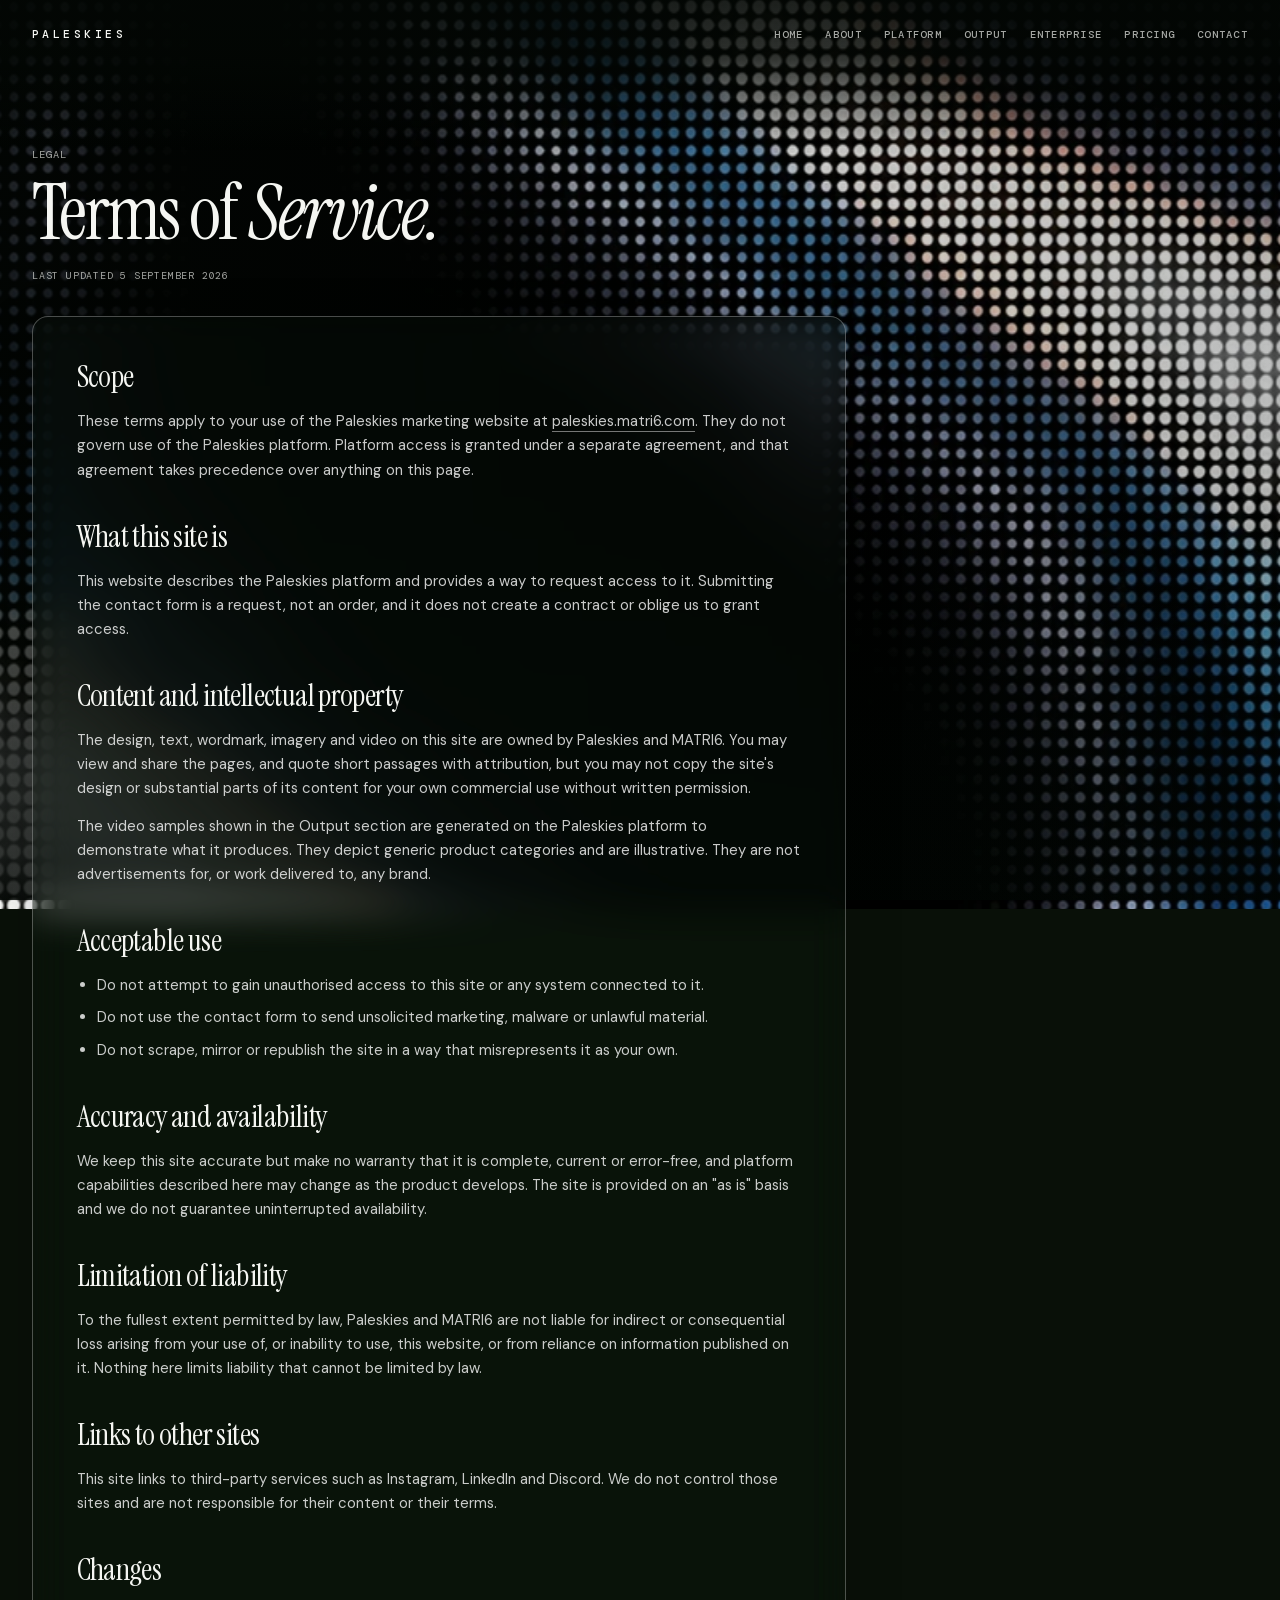
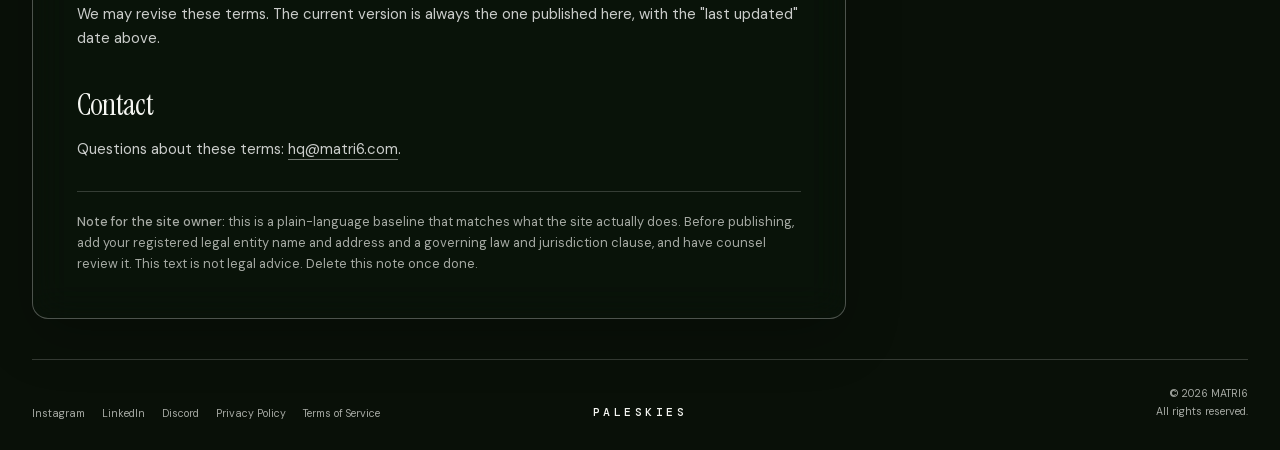
<file: terms.html>
<!doctype html>
<html lang="en" class="no-js">

<head>
  <meta charset="UTF-8" />
  <meta name="viewport" content="width=device-width, initial-scale=1.0" />
  <title>Terms of Service | Paleskies</title>
  <meta name="description"
    content="The terms that apply to visitors of paleskies.matri6.com: acceptable use, intellectual property in site content and generated samples, and limits of liability." />
  <link rel="canonical" href="https://paleskies.matri6.com/terms.html" />
  <meta name="robots" content="index, follow" />
  <meta name="theme-color" content="#091008" />
  <meta name="color-scheme" content="dark" />

  <link rel="icon" href="favicon.ico?v=1" sizes="any" />
  <link rel="icon" type="image/png" sizes="32x32" href="favicon-32.png?v=1" />
  <link rel="icon" type="image/png" sizes="16x16" href="favicon-16.png?v=1" />
  <link rel="apple-touch-icon" sizes="180x180" href="apple-touch-icon.png?v=1" />

  <meta property="og:type" content="article" />
  <meta property="og:site_name" content="Paleskies" />
  <meta property="og:locale" content="en_US" />
  <meta property="og:url" content="https://paleskies.matri6.com/terms.html" />
  <meta property="og:title" content="Terms of Service | Paleskies" />
  <meta property="og:description"
    content="The terms that apply to visitors of paleskies.matri6.com: acceptable use, intellectual property and limits of liability." />
  <meta property="og:image" content="https://paleskies.matri6.com/og-image.jpg" />
  <meta name="twitter:card" content="summary_large_image" />
  <meta name="twitter:title" content="Terms of Service | Paleskies" />
  <meta name="twitter:description"
    content="The terms that apply to visitors of paleskies.matri6.com: acceptable use, intellectual property and limits of liability." />
  <meta name="twitter:image" content="https://paleskies.matri6.com/og-image.jpg" />

  <link rel="preload" href="fonts/instrument-serif-400.woff2" as="font" type="font/woff2" crossorigin />
  <link rel="preload" href="fonts/dm-sans-var.woff2" as="font" type="font/woff2" crossorigin />
  <link rel="stylesheet" href="style.css" />
  <script>
    document.documentElement.classList.remove('no-js');
    (() => {
      const apply = (src) => document.documentElement.style.setProperty('--background-image', `url("${src}")`);
      const probe = new Image();
      probe.onerror = () => apply('images/4.png'); // browser without WebP
      probe.src = 'images/4.webp';
      apply('images/4.webp');
    })();
  </script>

  <script type="application/ld+json">
  {
    "@context": "https://schema.org",
    "@type": "BreadcrumbList",
    "itemListElement": [
      { "@type": "ListItem", "position": 1, "name": "Home", "item": "https://paleskies.matri6.com/" },
      { "@type": "ListItem", "position": 2, "name": "Terms of Service", "item": "https://paleskies.matri6.com/terms.html" }
    ]
  }
  </script>
</head>

<body>
  <div class="scene" aria-hidden="true"></div>
  <div class="veil" aria-hidden="true"></div>
  <div class="cursor" aria-hidden="true"></div>

  <a class="skip-link" href="#main">Skip to main content</a>

  <header class="site-header">
    <a class="wordmark" href="index.html" aria-label="Paleskies home">PALESKIES</a>
    <nav class="site-nav" aria-label="Sections">
      <ul>
        <li><a href="index.html">Home</a></li>
        <li><a href="index.html#about">About</a></li>
        <li><a href="index.html#platform">Platform</a></li>
        <li><a href="index.html#output">Output</a></li>
        <li><a href="index.html#enterprise">Enterprise</a></li>
        <li><a href="index.html#pricing">Pricing</a></li>
        <li><a href="index.html#contact">Contact</a></li>
      </ul>
    </nav>
  </header>

  <main id="main" tabindex="-1">
    <section class="page section" aria-labelledby="terms-title">
      <div class="page-heading reveal">
        <p class="eyebrow">Legal</p>
        <h1 id="terms-title">Terms of <em>Service.</em></h1>
        <p class="updated">Last updated 5 September 2026</p>
      </div>

      <div class="legal glass reveal">
        <h2>Scope</h2>
        <p>These terms apply to your use of the Paleskies marketing website at
          <a href="https://paleskies.matri6.com/">paleskies.matri6.com</a>. They do not govern use of the
          Paleskies platform. Platform access is granted under a separate agreement, and that agreement
          takes precedence over anything on this page.</p>

        <h2>What this site is</h2>
        <p>This website describes the Paleskies platform and provides a way to request access to it.
          Submitting the contact form is a request, not an order, and it does not create a contract or
          oblige us to grant access.</p>

        <h2>Content and intellectual property</h2>
        <p>The design, text, wordmark, imagery and video on this site are owned by Paleskies and MATRI6.
          You may view and share the pages, and quote short passages with attribution, but you may not
          copy the site's design or substantial parts of its content for your own commercial use without
          written permission.</p>
        <p>The video samples shown in the Output section are generated on the Paleskies platform to
          demonstrate what it produces. They depict generic product categories and are illustrative. They
          are not advertisements for, or work delivered to, any brand.</p>

        <h2>Acceptable use</h2>
        <ul>
          <li>Do not attempt to gain unauthorised access to this site or any system connected to it.</li>
          <li>Do not use the contact form to send unsolicited marketing, malware or unlawful material.</li>
          <li>Do not scrape, mirror or republish the site in a way that misrepresents it as your own.</li>
        </ul>

        <h2>Accuracy and availability</h2>
        <p>We keep this site accurate but make no warranty that it is complete, current or error-free,
          and platform capabilities described here may change as the product develops. The site is
          provided on an "as is" basis and we do not guarantee uninterrupted availability.</p>

        <h2>Limitation of liability</h2>
        <p>To the fullest extent permitted by law, Paleskies and MATRI6 are not liable for indirect or
          consequential loss arising from your use of, or inability to use, this website, or from
          reliance on information published on it. Nothing here limits liability that cannot be limited
          by law.</p>

        <h2>Links to other sites</h2>
        <p>This site links to third-party services such as Instagram, LinkedIn and Discord. We do not
          control those sites and are not responsible for their content or their terms.</p>

        <h2>Changes</h2>
        <p>We may revise these terms. The current version is always the one published here, with the
          "last updated" date above.</p>

        <h2>Contact</h2>
        <p>Questions about these terms: <a href="mailto:hq@matri6.com">hq@matri6.com</a>.</p>

        <p class="note"><strong>Note for the site owner:</strong> this is a plain-language baseline that
          matches what the site actually does. Before publishing, add your registered legal entity name
          and address and a governing law and jurisdiction clause, and have counsel review it. This text
          is not legal advice. Delete this note once done.</p>
      </div>
    </section>
  </main>

  <footer class="site-footer">
    <div class="footer-social"><a href="https://instagram.com/matri6.hq" target="_blank" rel="noopener">Instagram</a>
      <a href="https://linkedin.com/company/matri6" target="_blank" rel="noopener">LinkedIn</a>
      <a href="https://discord.gg/sTztxzJSG9" target="_blank" rel="noopener">Discord</a>
      <a href="privacy.html">Privacy Policy</a>
      <a href="terms.html">Terms of Service</a>
    </div>
    <a class="footer-mark" href="index.html">PALESKIES</a>
    <p>© <span id="year"></span> <a href="https://matri6.com" target="_blank" rel="noopener">MATRI6</a><br />All rights
      reserved.</p>
  </footer>
  <script src="script.js" defer></script>
</body>

</html>
</file>
<file: style.css>
/* ==========================================================================
   Paleskies: one rule per line, grouped in the order the page renders.
   ========================================================================== */

/* Fonts: self-hosted so nothing render-blocking sits on a third-party origin.
   Same faces as the previous Google Fonts link; latin subset only. DM Sans is the
   variable file, so one download covers both weights the site uses. */
@font-face { font-family: "DM Mono"; font-style: normal; font-weight: 400; font-display: swap; src: url("fonts/dm-mono-400.woff2") format("woff2"); unicode-range: U+0000-00FF, U+0131, U+0152-0153, U+02BB-02BC, U+02C6, U+02DA, U+02DC, U+0304, U+0308, U+0329, U+2000-206F, U+20AC, U+2122, U+2191, U+2193, U+2212, U+2215, U+FEFF, U+FFFD; }
@font-face { font-family: "DM Mono"; font-style: normal; font-weight: 500; font-display: swap; src: url("fonts/dm-mono-500.woff2") format("woff2"); unicode-range: U+0000-00FF, U+0131, U+0152-0153, U+02BB-02BC, U+02C6, U+02DA, U+02DC, U+0304, U+0308, U+0329, U+2000-206F, U+20AC, U+2122, U+2191, U+2193, U+2212, U+2215, U+FEFF, U+FFFD; }
@font-face { font-family: "DM Sans"; font-style: normal; font-weight: 400 500; font-display: swap; src: url("fonts/dm-sans-var.woff2") format("woff2"); unicode-range: U+0000-00FF, U+0131, U+0152-0153, U+02BB-02BC, U+02C6, U+02DA, U+02DC, U+0304, U+0308, U+0329, U+2000-206F, U+20AC, U+2122, U+2191, U+2193, U+2212, U+2215, U+FEFF, U+FFFD; }
@font-face { font-family: "Instrument Serif"; font-style: normal; font-weight: 400; font-display: swap; src: url("fonts/instrument-serif-400.woff2") format("woff2"); unicode-range: U+0000-00FF, U+0131, U+0152-0153, U+02BB-02BC, U+02C6, U+02DA, U+02DC, U+0304, U+0308, U+0329, U+2000-206F, U+20AC, U+2122, U+2191, U+2193, U+2212, U+2215, U+FEFF, U+FFFD; }
@font-face { font-family: "Instrument Serif"; font-style: italic; font-weight: 400; font-display: swap; src: url("fonts/instrument-serif-400-italic.woff2") format("woff2"); unicode-range: U+0000-00FF, U+0131, U+0152-0153, U+02BB-02BC, U+02C6, U+02DA, U+02DC, U+0304, U+0308, U+0329, U+2000-206F, U+20AC, U+2122, U+2191, U+2193, U+2212, U+2215, U+FEFF, U+FFFD; }

/* Variables */
:root {
  --background-image: url("images/1.webp");
  --ink: #f5f6f2;
  --muted: rgba(245, 246, 242, .67);
  --line: rgba(255, 255, 255, .21);
  --accent: #d8f781;
  --warn: #ffb4a8;
  --surface: rgba(12, 18, 13, .32);
  --radius: 16px;
  --glass-opacity: .23;
  --glass-blur: 18px;
  --glass-saturation: 125%;
  --glass-border-opacity: .28;
  --glass-shadow: 0 18px 55px rgba(0, 0, 0, .22);
  --background-y: 12%;
  --ease: cubic-bezier(.22, .61, .36, 1);
  --display: "Instrument Serif", Georgia, serif;
  --sans: "DM Sans", Arial, sans-serif;
  --mono: "DM Mono", monospace;
}

/* Reset */
* { box-sizing: border-box; }
html { scroll-behavior: smooth; }
body { margin: 0; min-width: 320px; color: var(--ink); background: #091008; font-family: var(--sans); font-size: 16px; }
a { color: inherit; text-decoration: none; }
button, input, textarea { font: inherit; }
button { cursor: pointer; }
:focus-visible { outline: 2px solid var(--accent); outline-offset: 3px; }

/* Scrollbar hidden; the page still scrolls by wheel, trackpad, keyboard and touch. */
html { scrollbar-width: none; -ms-overflow-style: none; }
html::-webkit-scrollbar, body::-webkit-scrollbar { width: 0; height: 0; display: none; }

/* Cursor: a white dot in difference blend reads as the inverse of whatever sits under it.
   Pointer devices only, so touch screens keep their native behaviour. */
.cursor { display: none; }
@media (hover: hover) and (pointer: fine) {
  body { cursor: none; }
  .cursor { display: block; position: fixed; z-index: 999; top: 0; left: 0; width: 24px; height: 24px; margin: -12px 0 0 -12px; border-radius: 50%; background: #fff; mix-blend-mode: difference; pointer-events: none; opacity: 0; transition: opacity .25s var(--ease); will-change: transform; }
  .cursor.is-active { opacity: 1; }
}

/* Typography */
h1, h2, h3, p, figure, blockquote { margin: 0; }
h1, h2 { font-family: var(--display); font-weight: 400; letter-spacing: -.035em; line-height: .91; }
h1 { font-size: clamp(4.4rem, 9.2vw, 9rem); max-width: 11ch; }
h2 { font-size: clamp(3.5rem, 7vw, 7.5rem); }
h1 em, h2 em { font-weight: 400; }
.eyebrow { color: var(--muted); font-family: var(--mono); font-size: .65rem; letter-spacing: .1em; text-transform: uppercase; }

/* Layout */
.scene, .veil { position: fixed; inset: 0; pointer-events: none; }
.scene { z-index: -3; background-image: var(--background-image); background-position: 65% var(--background-y); background-size: cover; background-repeat: no-repeat; transform: scale(1.02); will-change: background-position; }
.veil { z-index: -2; background: linear-gradient(90deg, rgba(3, 7, 4, .68), rgba(3, 7, 4, .17) 62%, rgba(2, 7, 5, .25)), linear-gradient(0deg, rgba(2, 8, 4, .47), transparent 48%); }
.section { width: min(1400px, calc(100% - 64px)); margin-inline: auto; }
main > section[id] { scroll-margin-top: 104px; } /* clears the fixed header on anchor jumps */
.site-header { position: fixed; z-index: 10; top: 0; left: 0; display: flex; align-items: center; justify-content: space-between; gap: 24px; width: 100%; padding: 26px 32px; pointer-events: none; }
/* Same colours as .veil. Held near-solid through the wordmark and nav band before
   fading out: the backdrops include near-white halftones and lime, and without this
   the header type drops to ~2:1 against them. Measured worst case is now 6.7:1. */
.site-header::before { position: absolute; z-index: -1; content: ""; inset: 0 0 auto 0; height: 150px; background: linear-gradient(180deg, rgba(3, 7, 4, .88) 0%, rgba(3, 7, 4, .78) 38%, rgba(3, 7, 4, 0) 100%); pointer-events: none; }
.wordmark, .footer-mark { font-family: var(--mono); font-size: .72rem; font-weight: 500; letter-spacing: .3em; }
.wordmark { pointer-events: auto; transition: opacity .4s var(--ease); }

/* Section nav */
.site-nav { pointer-events: auto; scrollbar-width: none; }
.site-nav::-webkit-scrollbar { width: 0; height: 0; display: none; }
.site-nav ul { display: flex; gap: 22px; margin: 0; padding: 0; list-style: none; }
.site-nav a { display: block; padding-block: 2px; color: var(--muted); font-family: var(--mono); font-size: .66rem; font-weight: 500; letter-spacing: .12em; text-transform: uppercase; transition: color .3s var(--ease), box-shadow .3s var(--ease); }
.site-nav a:hover { color: var(--ink); }
.site-nav a.is-current { color: var(--ink); box-shadow: 0 1px 0 var(--accent); } /* underline, not colour alone */

/* Skip link: first tab stop, off-screen until focused. */
.skip-link { position: fixed; z-index: 30; top: 0; left: 50%; padding: 10px 16px; color: #10210e; border-radius: 0 0 11px 11px; background: var(--accent); font-family: var(--mono); font-size: .66rem; font-weight: 500; letter-spacing: .1em; text-transform: uppercase; transform: translate(-50%, -130%); transition: transform .3s var(--ease); }
.skip-link:focus { transform: translate(-50%, 0); }
main:focus { outline: none; }

/* Glass system */
.glass { background: rgba(17, 26, 19, var(--glass-opacity)); border: 1px solid rgba(255, 255, 255, var(--glass-border-opacity)); border-radius: var(--radius); box-shadow: var(--glass-shadow); -webkit-backdrop-filter: blur(var(--glass-blur)) saturate(var(--glass-saturation)); backdrop-filter: blur(var(--glass-blur)) saturate(var(--glass-saturation)); }

/* Loader */
/* The failsafe animation only ever fires if script.js never adds .is-loaded, so a
   scripting failure degrades to a visible page instead of a permanent overlay. */
.loader { position: fixed; z-index: 20; inset: 0; display: grid; place-items: center; background: rgba(4, 9, 5, .62); -webkit-backdrop-filter: blur(14px); backdrop-filter: blur(14px); transition: opacity .7s var(--ease), visibility .7s; animation: loaderFailsafe .3s var(--ease) 6s forwards; }
.no-js .loader { display: none; }
.loader-word { font-family: var(--mono); font-size: clamp(1rem, 2.2vw, 1.6rem); font-weight: 500; letter-spacing: .42em; animation: loaderBreathe 1.6s var(--ease) both; }
body.is-loaded .loader { opacity: 0; visibility: hidden; }
body.is-loaded .loader-word { transform: translateY(calc(-50svh + 32px)) scale(.45); transition: transform .8s var(--ease); }

/* Hero */
.hero { width: 100%; min-height: 100svh; display: grid; place-items: center; margin-block: 0; padding: 100px 0 46px; }
.hero-panel { position: relative; display: flex; flex-direction: column; align-items: center; justify-content: center; width: min(1560px, calc(100% - 120px), calc(177.778svh - 260px)); aspect-ratio: 16 / 9; padding: clamp(28px, 4.2vw, 72px); text-align: center; }
.hero-panel h1 { font-size: clamp(3.7rem, 7.5vw, 7rem); }
.hero-panel .eyebrow { margin-bottom: 28px; }
.hero-copy-block { display: flex; flex-direction: column; align-items: center; }
.hero-copy { max-width: 43ch; margin-top: 28px; color: rgba(255,255,255,.83); font-size: clamp(1rem, 1.45vw, 1.22rem); line-height: 1.55; }
.hero-note { position: absolute; bottom: clamp(28px, 4.2vw, 72px); left: 50%; margin: 0; color: var(--muted); font-family: var(--mono); font-size: .61rem; letter-spacing: .08em; text-transform: uppercase; transform: translateX(-50%); white-space: nowrap; }

/* Buttons */
.button-row { display: flex; flex-wrap: wrap; justify-content: center; gap: 10px; margin-top: 34px; }
.button { display: inline-flex; align-items: center; justify-content: space-between; gap: 22px; min-height: 44px; padding: 0 16px; border: 1px solid transparent; border-radius: 11px; font-size: .76rem; font-weight: 500; transition: transform .35s var(--ease), background .35s var(--ease), border .35s var(--ease); }
.button:hover { transform: translateY(-2px); }
.button-solid { color: #10210e; background: var(--accent); }
.button-solid:hover { background: #ebffc0; }
.button-quiet { color: var(--ink); border-color: var(--line); background: rgba(7, 13, 8, .12); }
.button-quiet:hover { background: rgba(255,255,255,.13); }
.button[disabled] { opacity: .5; pointer-events: none; }

/* Examples */
.work { padding: 126px 0; }
.section-heading { margin-bottom: 52px; }
.section-heading .eyebrow { margin-bottom: 18px; }
.reel-grid { display: grid; grid-template-columns: repeat(4, 1fr); gap: clamp(11px, 1.5vw, 24px); align-items: start; }
.reel-card { position: relative; min-width: 0; }
.reel-card:nth-child(2) { padding-top: 46px; }
.reel-card:nth-child(3) { padding-top: 18px; }
.reel-card:nth-child(4) { padding-top: 67px; }
.reel-visual { position: relative; aspect-ratio: 9 / 16; overflow: hidden; border: 1px solid rgba(255,255,255,.24); border-radius: var(--radius); box-shadow: 0 16px 45px rgba(0,0,0,.24); isolation: isolate; }
.reel-visual::before, .reel-visual::after { position: absolute; content: ""; inset: 0; }
.reel-visual::before { z-index: -2; background: var(--background-image) center / auto 125% no-repeat; transform: scale(1.08); animation: drift 14s ease-in-out infinite alternate; }
.reel-visual::after { z-index: -1; mix-blend-mode: color; opacity: .7; }

/* Placeholder wash: sits under .reel-video, so it only shows before a video paints. */
.reel-one .reel-visual::after { background: #4075bd; }
.reel-two .reel-visual::after { background: #9a644e; }
.reel-three .reel-visual::after { background: #2d6d50; }
.reel-four .reel-visual::after { background: #a7895a; }
.reel-two .reel-visual::before { animation-delay: -3s; background-position: 70% center; }
.reel-three .reel-visual::before { animation-delay: -7s; background-position: 45% center; }
.reel-four .reel-visual::before { animation-delay: -10s; background-position: 82% center; }

.reel-video { position: absolute; inset: 0; display: block; width: 100%; height: 100%; object-fit: cover; background: transparent; opacity: 0; transition: opacity .7s var(--ease); }
.reel-visual.has-video .reel-video { opacity: 1; }
.reel-mark { position: absolute; top: 15px; left: 16px; color: rgba(255,255,255,.85); font-family: var(--mono); font-size: .62rem; }
.reel-meta { padding: 14px 3px 0; }
.reel-meta h3 { font-size: .92rem; font-weight: 500; }
.reel-meta p { margin-top: 4px; color: var(--muted); font-size: .73rem; }

/* Sound toggle */
.sound-toggle { position: absolute; right: 11px; bottom: 56px; display: inline-flex; align-items: center; gap: 7px; padding: 7px 9px; color: white; border: 1px solid rgba(255,255,255,.25); border-radius: 9px; background: rgba(4,8,5,.35); -webkit-backdrop-filter: blur(10px); backdrop-filter: blur(10px); font-family: var(--mono); font-size: .57rem; letter-spacing: .04em; transition: background .25s; }
.sound-toggle:hover, .sound-toggle[aria-pressed="true"] { background: rgba(217,248,128,.9); color: #10210e; }
.sound-bars { display: flex; align-items: center; gap: 2px; height: 10px; }
.sound-bars i { display: block; width: 1px; height: 4px; background: currentColor; }
.sound-toggle[aria-pressed="true"] .sound-bars i { animation: sound .7s ease-in-out infinite alternate; }
.sound-bars i:nth-child(2) { height: 9px; animation-delay: -.25s !important; }
.sound-bars i:nth-child(3) { height: 6px; animation-delay: -.5s !important; }

/* Platform capabilities: the card rules the Services grid used, unchanged. */
.platform { padding: 120px 0 0; }
.platform-grid { display: grid; grid-template-columns: repeat(6, 1fr); gap: 14px; }
.capability { min-height: 232px; padding: 24px; grid-column: span 2; }
.capability span { color: var(--accent); font-family: var(--mono); font-size: .63rem; }
.capability h3 { margin-top: 72px; font-family: var(--display); font-size: 2rem; font-weight: 400; letter-spacing: -.02em; }
.capability p { margin-top: 11px; color: rgba(255,255,255,.72); font-size: .82rem; line-height: 1.55; }

/* About */
.about { display: grid; grid-template-columns: 1.05fr 1.95fr; gap: clamp(50px, 9vw, 180px); align-items: start; padding: 120px 0 0; }
.about .section-heading { position: sticky; top: 150px; margin-bottom: 0; }
.about-copy { padding: clamp(26px, 3.4vw, 44px); }
.about-copy p { color: rgba(255,255,255,.79); font-size: .95rem; line-height: 1.62; }
.about-copy p + p { margin-top: 18px; }
.section-intro { max-width: 54ch; margin-top: 20px; color: rgba(255,255,255,.72); font-size: .86rem; line-height: 1.55; }

/* Enterprise */
.principles { display: grid; grid-template-columns: 1.05fr 1.95fr; gap: clamp(50px, 9vw, 180px); align-items: start; padding: 120px 0; }
.principles .section-heading { position: sticky; top: 150px; }
.principle-grid { display: grid; grid-template-columns: 1fr 1fr; gap: 14px; }
.principle { min-height: 232px; padding: 24px; }
.principle span { color: var(--accent); font-family: var(--mono); font-size: .63rem; }
.principle h3 { margin-top: 72px; font-family: var(--display); font-size: 2rem; font-weight: 400; letter-spacing: -.02em; }
.principle p { margin-top: 11px; color: rgba(255,255,255,.72); font-size: .82rem; line-height: 1.55; }

/* Pricing: same 6-column grid, .glass card, accent numeral and type scale as
   .capability; only the price line, feature list and pinned button are new. */
.pricing { padding: 120px 0; }
.pricing-grid { display: grid; grid-template-columns: repeat(6, 1fr); gap: 14px; }
.tier { display: flex; flex-direction: column; padding: 24px; grid-column: span 2; }
.tier > span { color: var(--accent); font-family: var(--mono); font-size: .63rem; }
.tier h3 { margin-top: 34px; font-family: var(--display); font-size: 2rem; font-weight: 400; letter-spacing: -.02em; }
.tier-price { margin-top: 10px; font-family: var(--display); font-size: 2.6rem; letter-spacing: -.02em; line-height: 1; }
.tier-price span { color: var(--muted); font-family: var(--sans); font-size: .78rem; letter-spacing: 0; }
.tier-price.is-word { font-size: 2rem; } /* "Custom" is a word, not a figure, so match the tier name */
.tier-for { margin-top: 12px; color: rgba(255,255,255,.72); font-size: .82rem; line-height: 1.55; }
.tier-features { display: grid; gap: 9px; margin: 22px 0 26px; padding: 0; list-style: none; }
.tier-features li { position: relative; padding-left: 15px; color: rgba(255,255,255,.72); font-size: .82rem; line-height: 1.5; }
.tier-features li::before { position: absolute; left: 0; content: "·"; color: var(--accent); }
.tier .button { margin-top: auto; } /* pins the CTA to the card floor so the three line up */

/* Announcement */
.announcement { padding-bottom: 120px; }
.announcement-box { padding: clamp(32px, 5vw, 48px); text-align: center; }
.announcement-box p { font-family: var(--display); font-size: clamp(1.8rem, 3.5vw, 2.5rem); letter-spacing: -.02em; line-height: 1.2; margin: 0; color: rgba(255,255,255,.9); }

/* Testimonials: markup is currently commented out in index.html; kept for when it returns. */
.testimonials { padding: 118px 0; }
.testimonials > .eyebrow { margin-bottom: 20px; }
.quote-stage { position: relative; min-height: clamp(430px, 35vw, 560px); overflow: hidden; padding: 0; }
.quote { position: absolute; inset: 0; display: grid; grid-template-columns: minmax(0, 1fr) auto; grid-template-rows: minmax(0, 1fr) auto; gap: 28px; padding: clamp(34px, 4.8vw, 76px); opacity: 0; transform: translateY(8px); pointer-events: none; transition: opacity .7s var(--ease), transform .7s var(--ease); }
.quote.is-active { opacity: 1; transform: none; pointer-events: auto; }
.quote blockquote { grid-column: 1 / -1; align-self: center; max-width: 24ch; font-family: var(--display); font-size: clamp(2.2rem, 4vw, 4.35rem); letter-spacing: -.025em; line-height: .98; }
.quote figcaption { grid-column: 1; align-self: end; display: grid; gap: 4px; font-size: .78rem; }
.quote figcaption strong { font-weight: 500; }
.quote figcaption span { color: var(--muted); }
.quote-dots { position: absolute; z-index: 1; right: clamp(34px, 4.8vw, 76px); bottom: clamp(36px, 4.8vw, 76px); display: flex; gap: 7px; }
.quote-dots button { width: 21px; height: 2px; padding: 0; border: 0; background: rgba(255,255,255,.3); }
.quote-dots button.is-active { background: var(--accent); }

/* Contact */
.contact { display: grid; grid-template-columns: 1fr 1fr; gap: clamp(42px, 10vw, 180px); padding: 125px 0 140px; }
.contact-info > p:not(.eyebrow) { max-width: 34ch; margin-top: 27px; color: rgba(255,255,255,.79); line-height: 1.55; }
.contact-info .eyebrow { margin-bottom: 18px; }
.contact-links { display: grid; gap: 8px; margin-top: 42px; font-size: .8rem; }
.contact-links a { width: fit-content; border-bottom: 1px solid rgba(255,255,255,.45); }
.contact-links span { margin-top: 8px; color: var(--muted); font-size: .72rem; }

/* Contact form */
.contact-form { padding: clamp(22px, 3vw, 40px); }
.field { display: grid; gap: 8px; margin-bottom: 22px; }
.field label { color: rgba(255,255,255,.78); font-size: .72rem; }
.field label span { color: var(--muted); font-size: .62rem; }
input, textarea { width: 100%; padding: 9px 0; color: var(--ink); outline: none; border: 0; border-bottom: 1px solid rgba(255,255,255,.31); border-radius: 0; background: transparent; transition: border .25s; }
textarea { resize: vertical; min-height: 80px; }
input:focus, textarea:focus { border-color: var(--accent); }
input:focus-visible, textarea:focus-visible { outline: none; }
input:user-invalid, textarea:user-invalid { border-bottom-color: var(--warn); }
.submit { width: 100%; margin-top: 6px; }
/* Formspree spam trap: must stay reachable in the DOM but never visible or focusable. */
.honeypot { position: absolute; left: -9999px; width: 1px; height: 1px; opacity: 0; pointer-events: none; }
.form-status { min-height: 18px; margin-top: 15px; color: var(--accent); font-size: .72rem; line-height: 1.5; }
.form-status.is-error { color: var(--warn); }

/* Footer */
.site-footer { width: min(1400px, calc(100% - 64px)); margin: auto; display: grid; grid-template-columns: 1fr auto 1fr; align-items: end; padding: 25px 0 30px; border-top: 1px solid rgba(255,255,255,.18); }
.footer-social { display: flex; gap: 17px; }
.footer-social a, .site-footer p { color: var(--muted); font-size: .66rem; }
.footer-social a:hover { color: var(--ink); }
.site-footer p { margin: 0; justify-self: end; text-align: right; line-height: 1.65; }

/* Animations */
.reveal { opacity: 0; transform: translateY(16px); transition: opacity .9s var(--ease), transform .9s var(--ease); }
.reveal.is-visible { opacity: 1; transform: none; }
@keyframes loaderFailsafe { to { opacity: 0; visibility: hidden; } }
@keyframes loaderBreathe { from { opacity: 0; letter-spacing: .6em; } to { opacity: 1; letter-spacing: .42em; } }
@keyframes drift { from { transform: scale(1.08) translate3d(-1%, -1%, 0); } to { transform: scale(1.16) translate3d(1%, 1%, 0); } }
@keyframes sound { to { height: 10px; } }

/* ==========================================================================
   Responsive
   ========================================================================== */

/* Tablet */
@media (max-width: 820px) {
  .section, .site-footer { width: min(100% - 36px, 640px); }
  .hero { padding: 98px 0 28px; }
  .hero-panel { width: min(100% - 36px, 640px); aspect-ratio: auto; min-height: calc(100svh - 126px); }
  .reel-grid { grid-template-columns: repeat(2, 1fr); }
  .reel-card:nth-child(3) { padding-top: 0; }
  .reel-card:nth-child(4) { padding-top: 36px; }
  .principles, .contact { grid-template-columns: 1fr; gap: 10px; }
  .principles .section-heading { position: static; }
  .platform-grid, .principle-grid, .pricing-grid { gap: 10px; grid-template-columns: 1fr; }
  .capability, .tier { grid-column: auto; }
  .about { grid-template-columns: 1fr; gap: 10px; padding-top: 96px; }
  .about .section-heading { position: static; }
  .contact { padding-bottom: 95px; }
  .site-footer { grid-template-columns: 1fr 1fr; gap: 26px; }
  .footer-mark { grid-column: span 2; grid-row: 1; }
  .footer-social { grid-column: 1; flex-wrap: wrap; gap: 8px 14px; }
  .site-footer p { grid-column: 2; grid-row: 2; }
}

/* Header nav: below this the wordmark and seven links no longer fit on one line. */
@media (max-width: 640px) {
  .site-header { flex-wrap: wrap; justify-content: center; gap: 11px; padding: 18px 14px 12px; }
  .site-nav { width: 100%; }
  /* Wraps rather than scrolls: seven items overflow every phone width, and a hidden
     scrollbar would leave Contact clipped with nothing to signal it is reachable. */
  .site-nav ul { flex-wrap: wrap; justify-content: center; gap: 8px 15px; padding-inline: 4px; }
  .site-nav a { font-size: .6rem; letter-spacing: .08em; }
  main > section[id] { scroll-margin-top: 116px; } /* clears the header at its two-row height */
}

/* Phone */
@media (max-width: 520px) {
  .scene { background-size: auto 132%; background-position-x: 59%; }
  .site-header { padding: 20px 14px; }
  .hero { padding: 120px 14px 36px; }
  .section, .site-footer { width: calc(100% - 28px); }
  .hero-panel { width: 100%; min-height: 0; padding: 64px 22px 68px; }
  .hero-panel h1 { font-size: clamp(3.25rem, 14.5vw, 4.35rem); }
  .hero-panel .eyebrow { margin-bottom: 23px; }
  .hero-copy { max-width: 31ch; font-size: .95rem; }
  .button-row { width: 100%; }
  .hero-note { position: static; margin-top: 52px; transform: none; white-space: normal; }
  .platform, .work, .principles, .testimonials { padding: 86px 0; }
  .pricing { padding: 86px 0; }
  .about { padding: 86px 0 0; }
  .announcement { padding-bottom: 86px; }
  .reel-grid { gap: 9px; }
  .reel-card:nth-child(2) { padding-top: 29px; }
  .reel-card:nth-child(4) { padding-top: 29px; }
  .reel-meta h3 { font-size: .78rem; }
  .reel-meta p { font-size: .62rem; }
  .sound-toggle { right: 8px; bottom: 48px; padding: 5px 6px; }
  .sound-label { display: none; }
  .platform-grid, .principle-grid, .pricing-grid { grid-template-columns: 1fr; }
  .capability, .principle { min-height: 180px; }
  .capability h3, .principle h3 { margin-top: 38px; }
  .quote-stage { min-height: 440px; }
  .quote { grid-template-columns: 1fr; padding: 30px 25px; }
  .quote blockquote { font-size: clamp(2.15rem, 10vw, 3rem); }
  .quote-dots { right: 25px; bottom: 31px; }
  .contact { padding-top: 84px; }
  .site-footer { padding-bottom: 22px; }
}

/* Motion */
@media (prefers-reduced-motion: reduce) {
  *, *::before, *::after { scroll-behavior: auto !important; animation-duration: .01ms !important; animation-iteration-count: 1 !important; transition-duration: .01ms !important; }
}

/* ==========================================================================
   Legal pages and 404: no new design language, just prose sizing for the
   .glass panel the hero already uses.
   ========================================================================== */

.page { padding: 148px 0 40px; }
.page-heading { margin-bottom: 34px; }
.page-heading .eyebrow { margin-bottom: 18px; }
.page-heading h1 { font-size: clamp(3rem, 6vw, 5.4rem); max-width: 16ch; }
.page-heading .updated { margin-top: 20px; color: var(--muted); font-family: var(--mono); font-size: .62rem; letter-spacing: .08em; text-transform: uppercase; }
.legal { max-width: 74ch; padding: clamp(26px, 3.4vw, 48px); }
.legal h2 { margin-top: 38px; font-size: 1.9rem; letter-spacing: -.02em; line-height: 1.15; }
.legal h2:first-child { margin-top: 0; }
.legal p, .legal li { color: rgba(255,255,255,.79); font-size: .93rem; line-height: 1.62; }
.legal p { margin-top: 14px; }
.legal ul { margin: 14px 0 0; padding-left: 20px; }
.legal li { margin-top: 8px; }
.legal a { border-bottom: 1px solid rgba(255,255,255,.45); }
.legal code { padding: 2px 5px; border-radius: 5px; background: rgba(255,255,255,.09); font-family: var(--mono); font-size: .85em; }
.legal strong { font-weight: 500; }
.legal .note { margin-top: 30px; padding-top: 20px; border-top: 1px solid rgba(255,255,255,.18); color: var(--muted); font-size: .8rem; }

.error-panel { display: flex; flex-direction: column; align-items: center; justify-content: center; min-height: min(62svh, 520px); padding: clamp(34px, 5vw, 76px); text-align: center; }
.error-panel h1 { max-width: none; font-size: clamp(3rem, 7vw, 6rem); }
.error-panel .eyebrow { margin-bottom: 26px; }
.error-panel > p { max-width: 44ch; margin-top: 26px; color: rgba(255,255,255,.83); font-size: clamp(1rem, 1.45vw, 1.15rem); line-height: 1.55; }

@media (max-width: 820px) {
  .page { padding-top: 132px; }
}
@media (max-width: 520px) {
  .page { padding-top: 128px; }
  .page-heading h1 { font-size: clamp(2.6rem, 12vw, 3.6rem); }
  .legal h2 { font-size: 1.55rem; }
}
</file>
